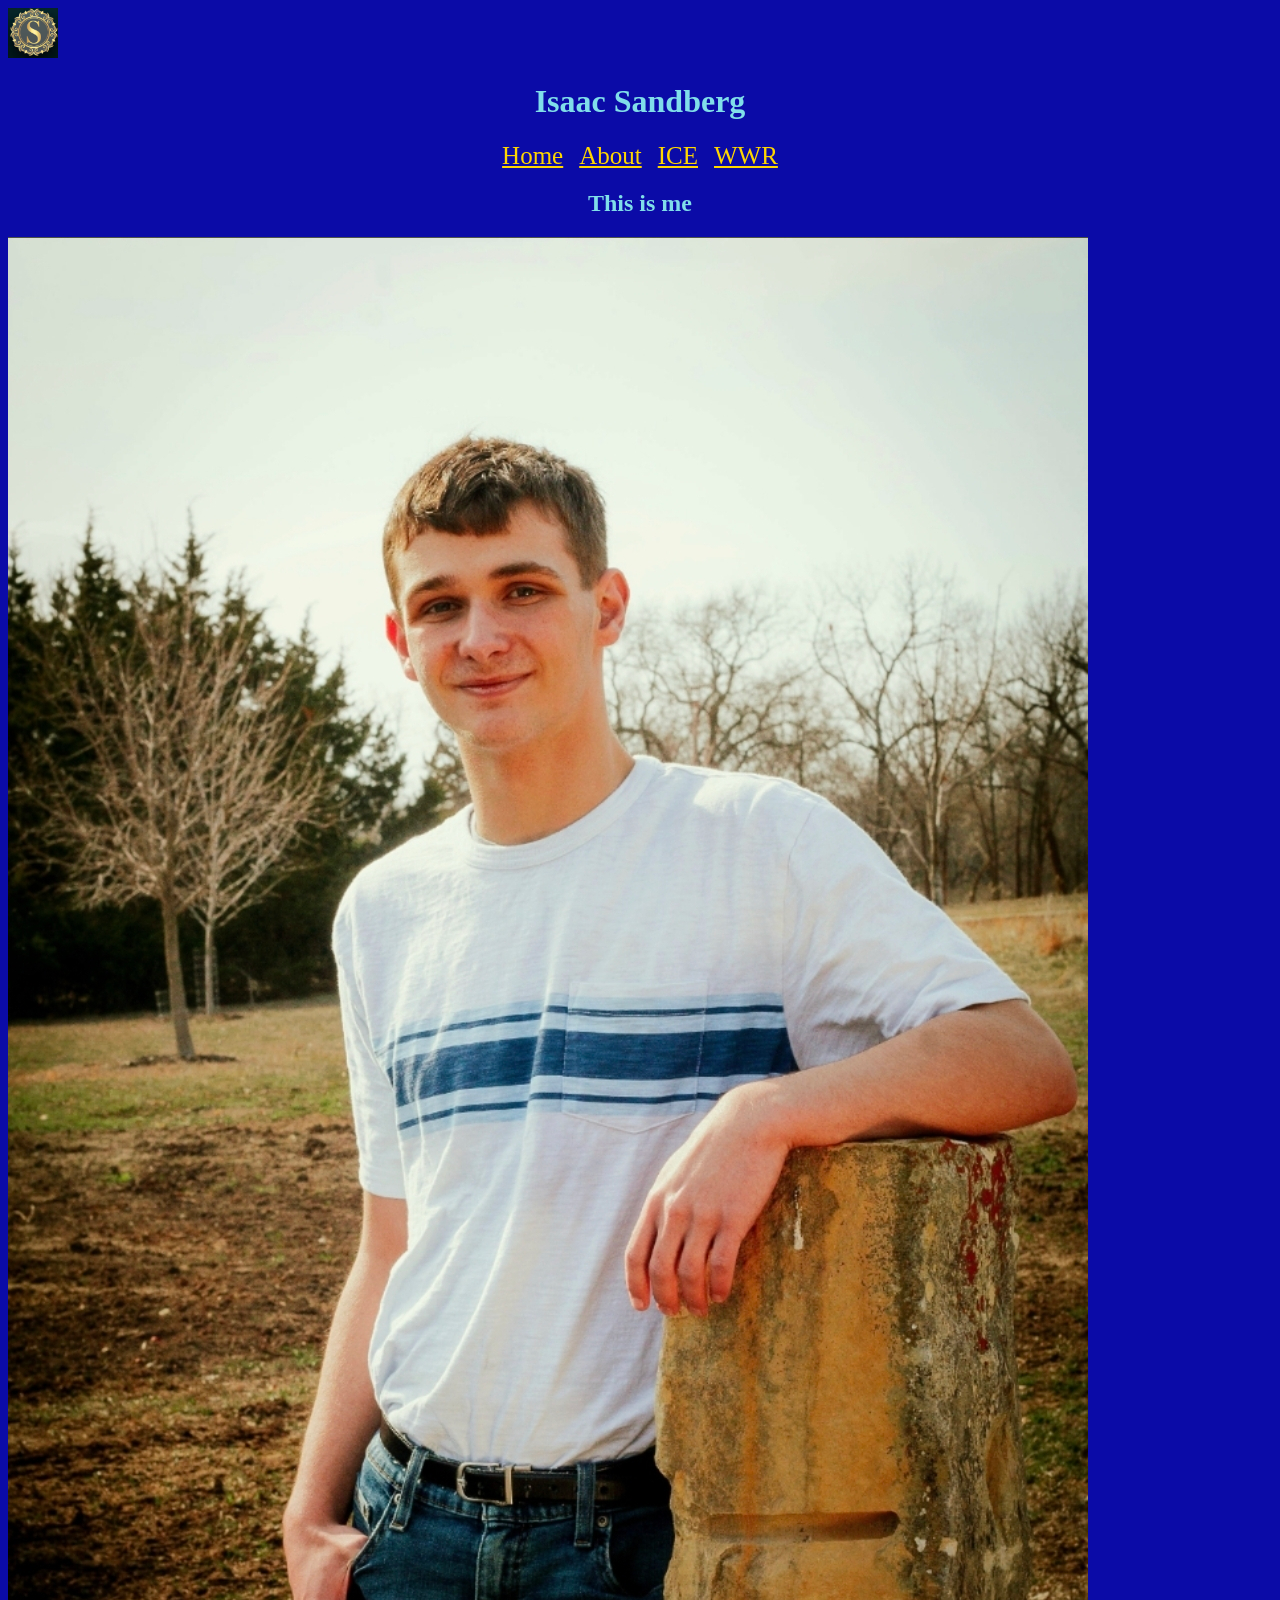
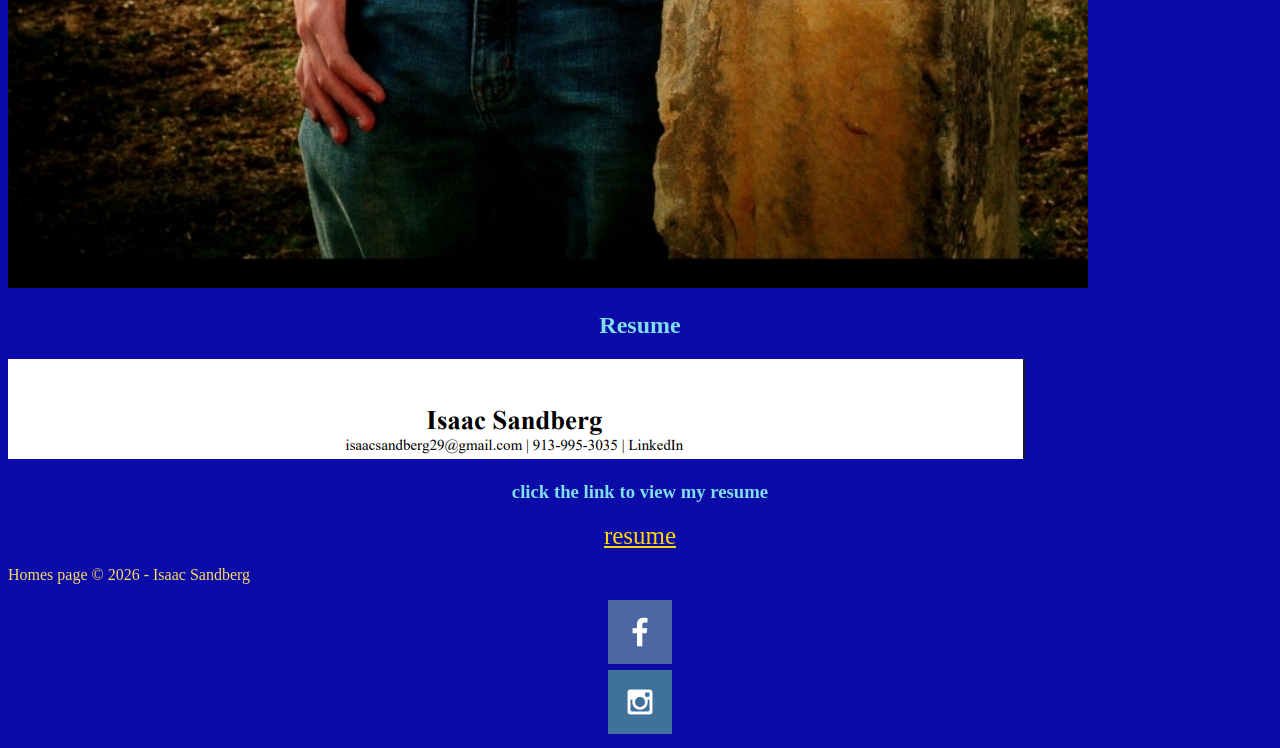
<file: index.html>
<!DOCTYPE html>
<html lang="en">
<head>
    <meta charset="UTF-8">
    <meta name="viewport" content="width=device-width, initial-scale=1.0">
    <link rel="stylesheet" href="index.css">
    <title>Isaac Sandberg</title>
</head>

<body>

    <header>
        <img src="images/logo.png" width="50" alt="Isaac Sandberg logo">
        <h1>Isaac Sandberg</h1>

        <nav>
            <ul>
                <li><a href="index.html">Home</a></li>
                <li><a href="about.html">About</a></li>
                <li><a href="ice/ice_home.html">ICE</a></li>
                <li><a href="wwr/index.html">WWR</a></li>
            </ul>
        </nav>
    </header>

    <main>

        <section class="header">
            <div class="header__content">
                <h1 class="title">This is me</h1>
            </div>
        </section>
        <img src="images\isaacsandberg.jpg" alt="isaac sandberg">

        <h2>Resume</h2>
        <img src="images\resume.png" alt="resume">
        <h3> click the link to view my resume</h3>
        <a href="images\Isaac Sandberg Resume (2).pdf"> resume</a>


    </main>

    <footer>
        <p>Homes page &copy; 2026 - Isaac Sandberg</p>

        <div class="social">
            <a href="https://facebook.com">
                <img src="images/facebook.png" alt="Facebook icon">
            </a>

            <a href="https://instagram.com">
                <img src="images/instagram.png" alt="Instagram icon">
            </a>
        </div>
    </footer>

</body>
</html>
</file>
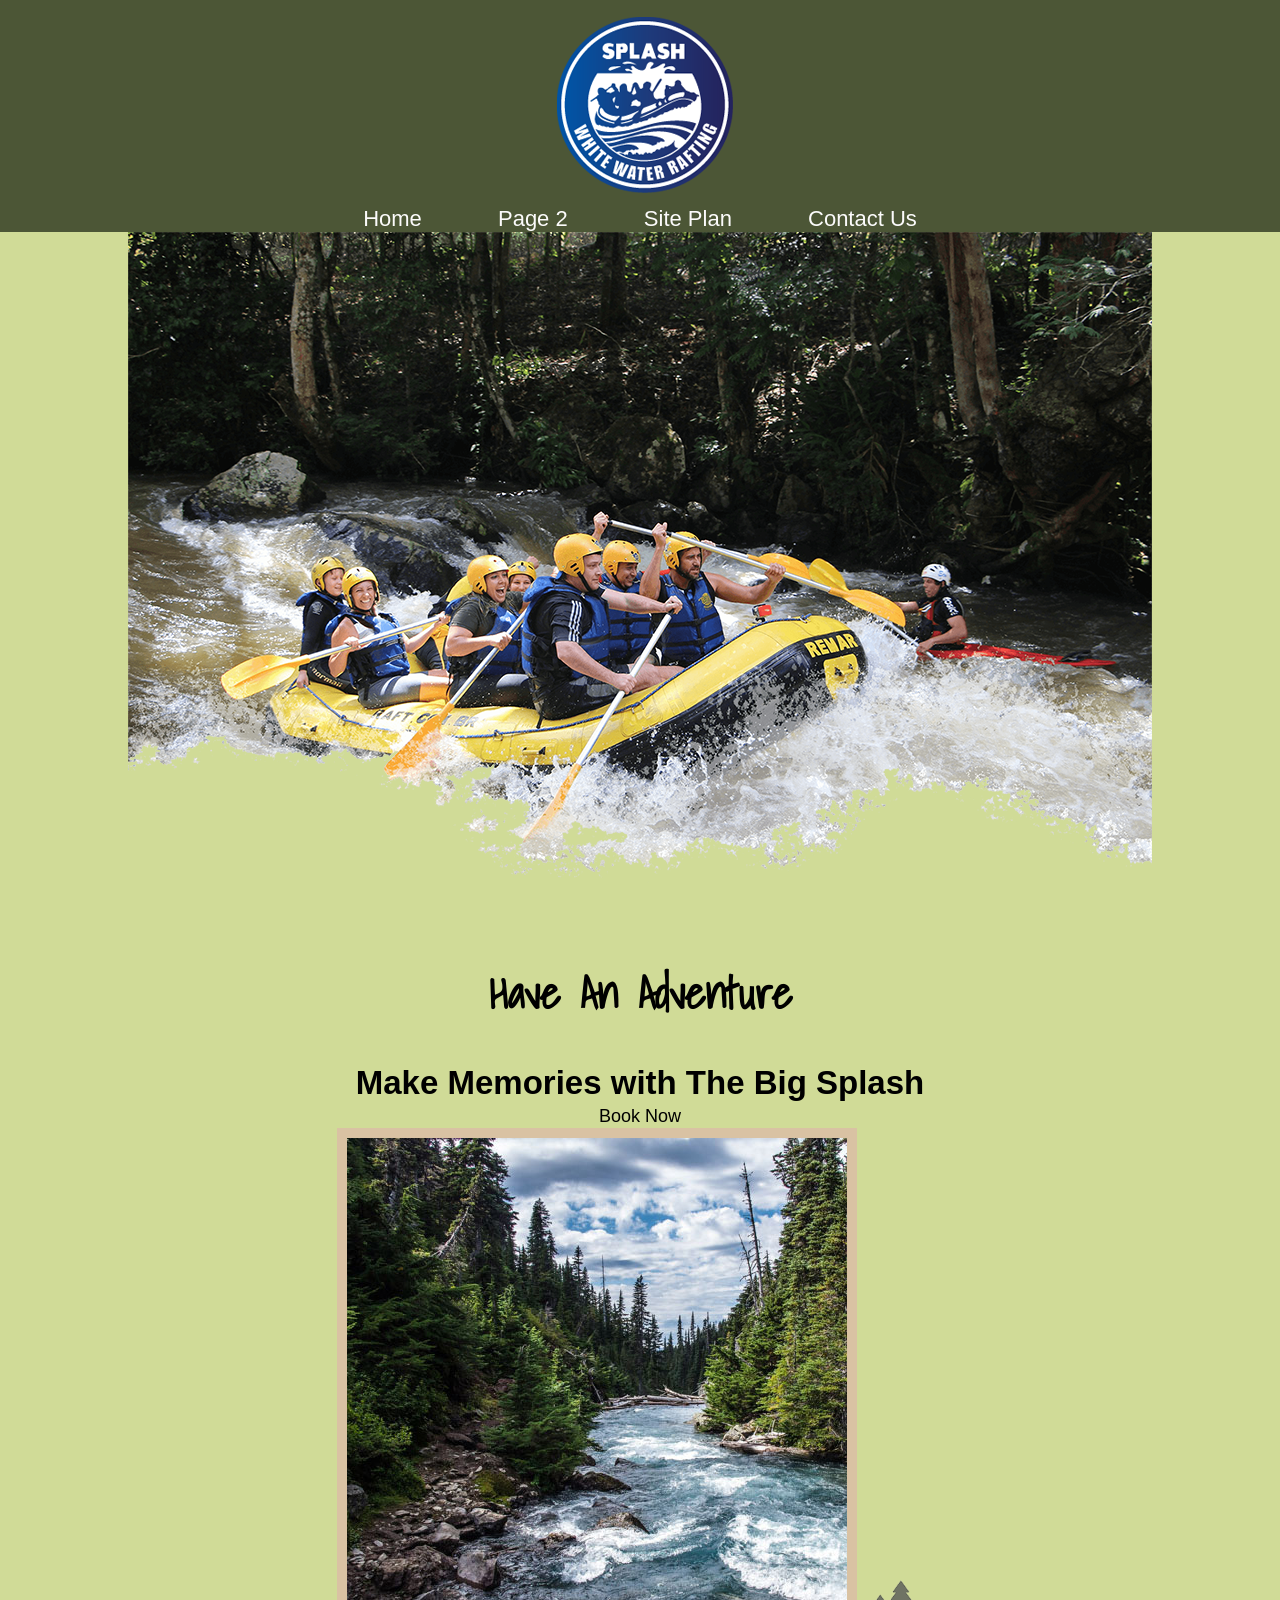
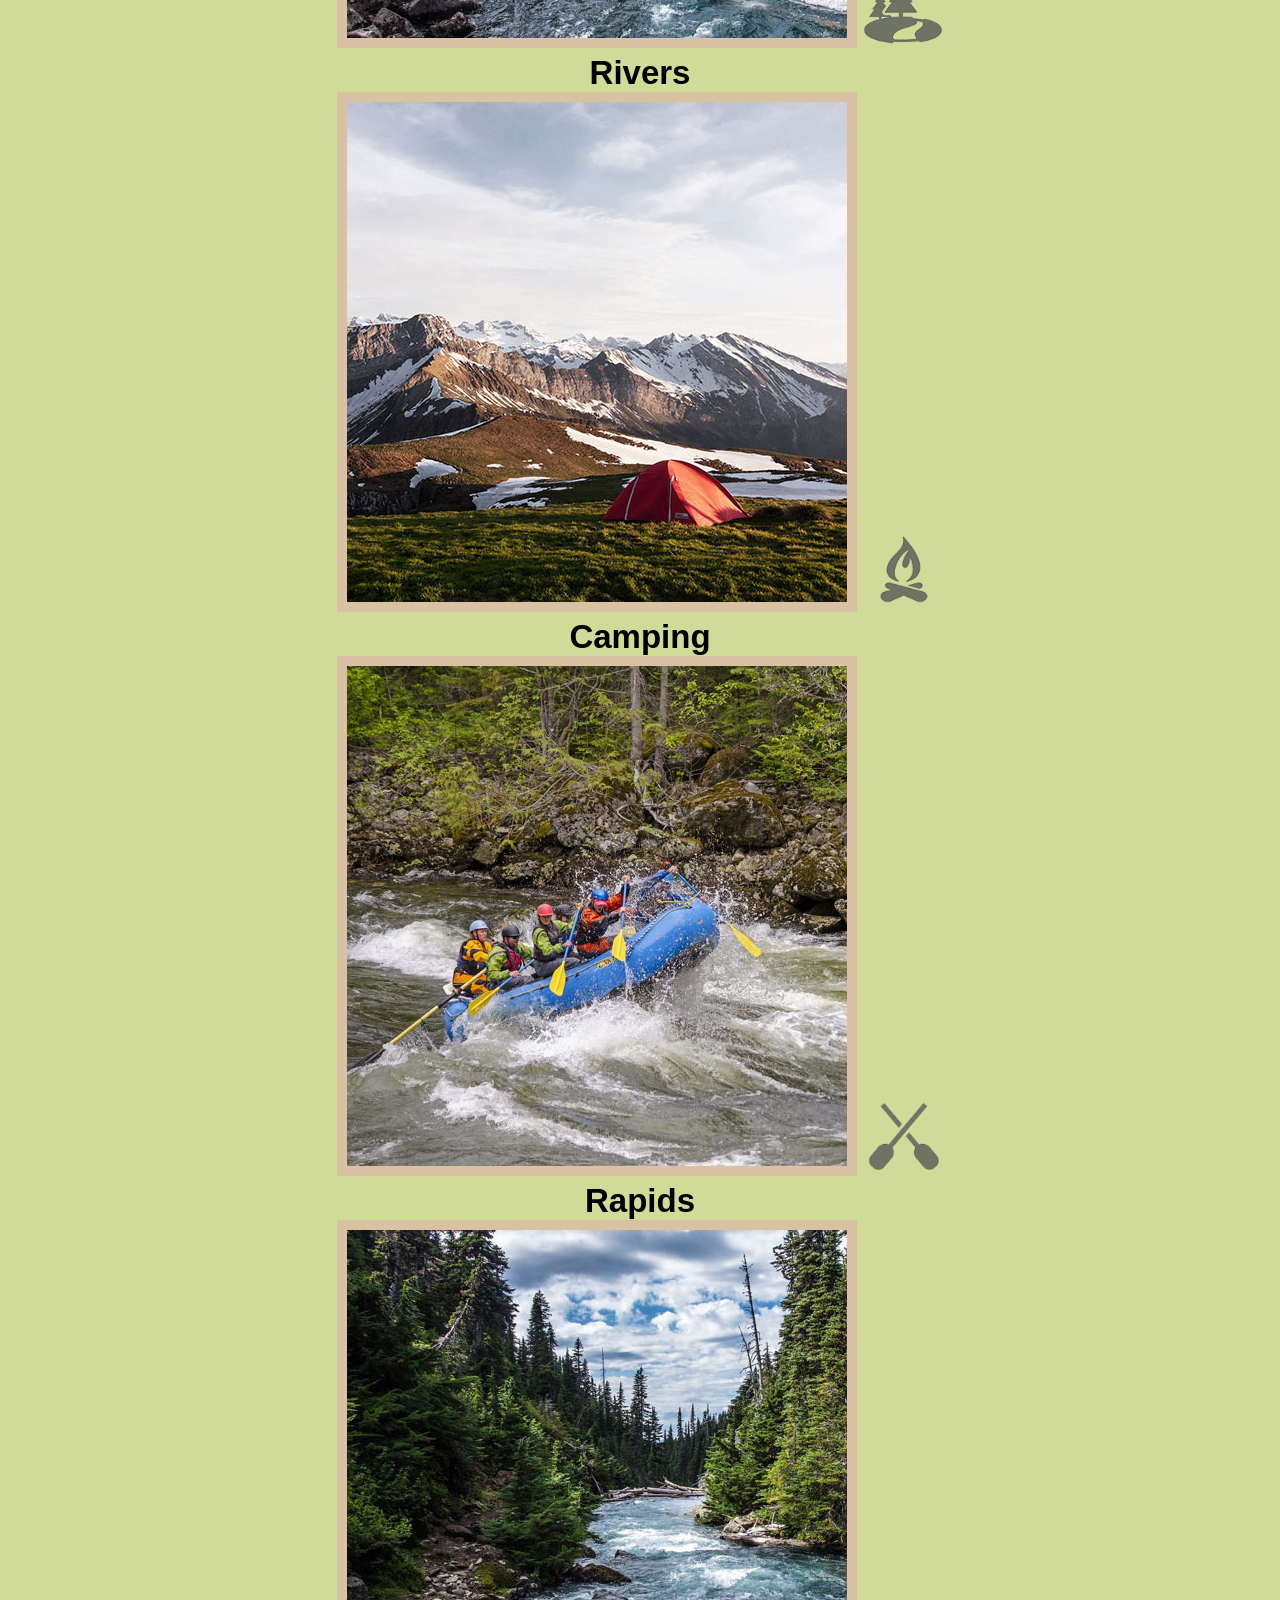
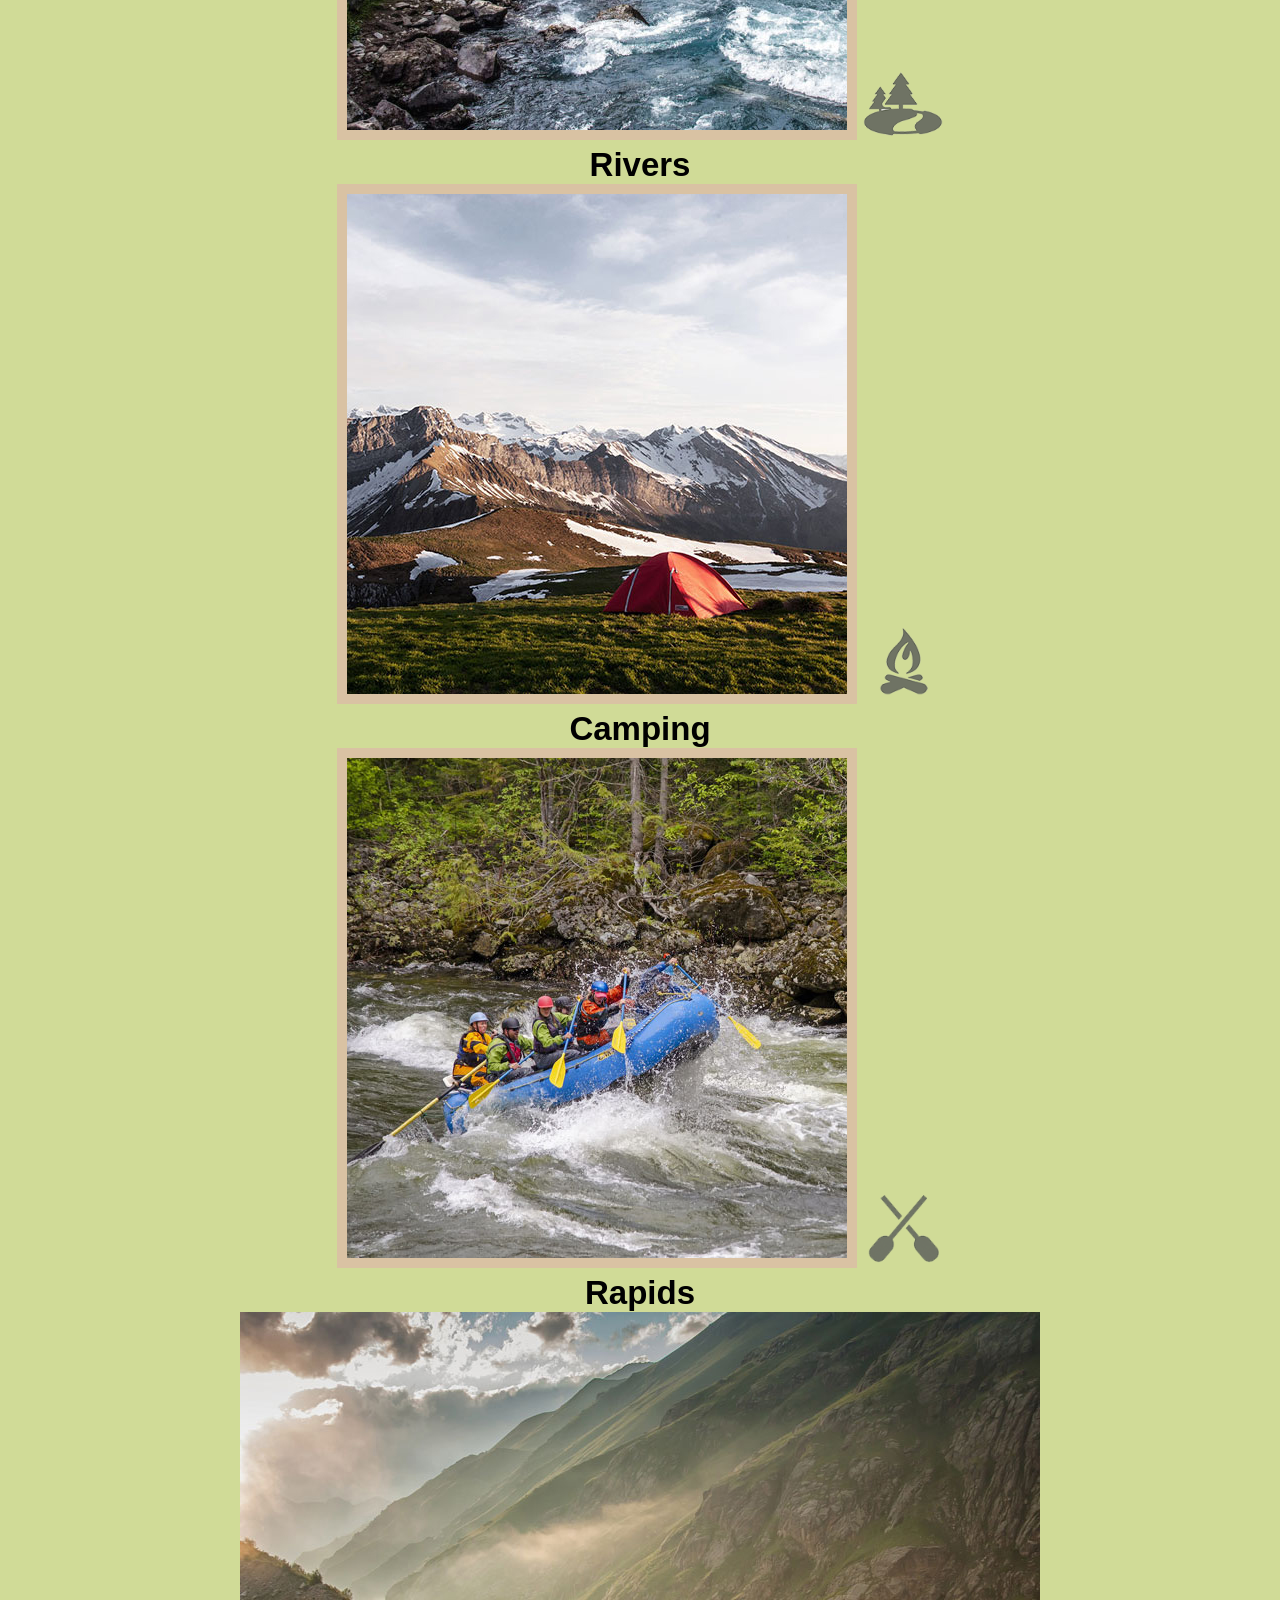
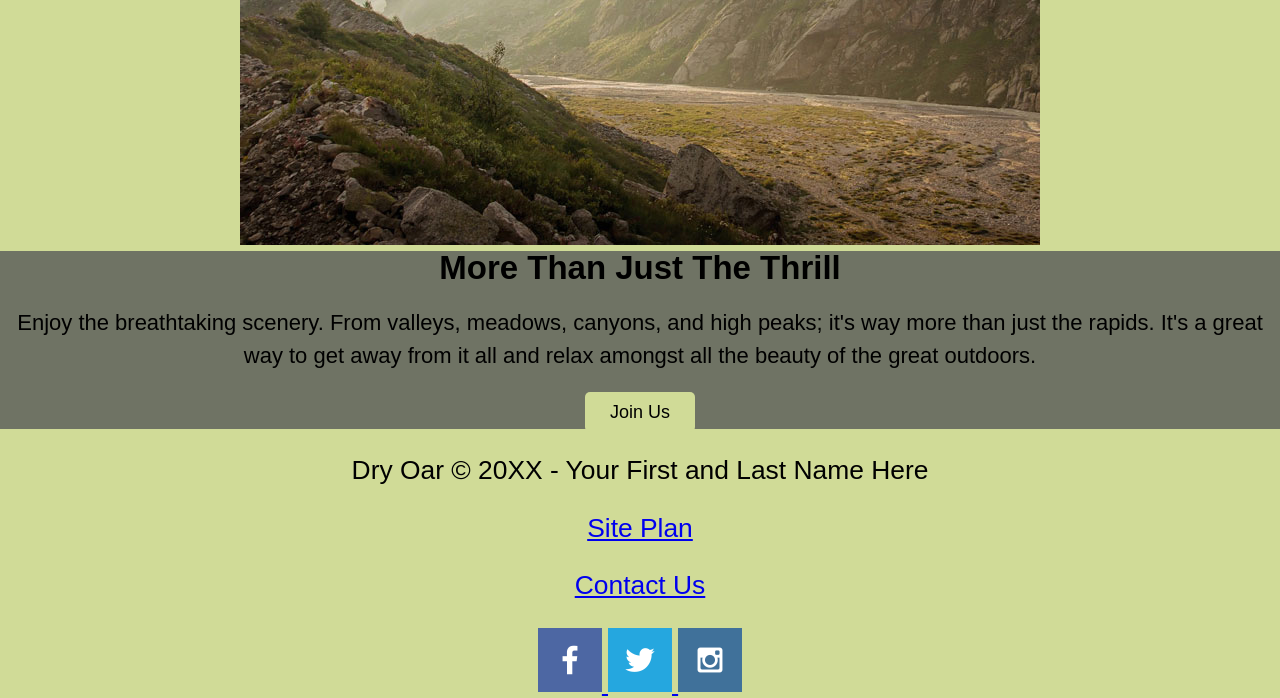
<file: wwr/index.html>
<!DOCTYPE html>
<html lang="en">
    <head>
        <meta charset="UTF-8">
        <meta name="viewport" content="width=device-width, initial-scale=1.0">
        <title>The Big Splash </title>
        <link rel="stylesheet" href="styles/style.css">
    </head>
        <body>
            <div id="content">        
                        <header>
                            <a id="logo_link" href="index.html">
                                <img class="logo" src="images/splash.png" alt="Dry Oar Logo">
                            </a>
                            <nav>
                                <a href="index.html">Home</a>
                                <a href="#">Page 2</a>
                                <a href="site-plan-rafting.html">Site Plan</a>
                                <a href="contactus.html">Contact Us</a>
                            </nav>
                        </header>
                    <div id="hero">
                        <div id="hero-box">
                            <img id="hero-img" src="images/hero.png" alt="People enjoying white water rafting">
                        </div>
                            <section id="hero-msg">
                                <h1 class="home-title">Have An Adventure</h1>
                                <h2>Make Memories with The Big Splash </h2>
                                <div class='button-box'>
                                    <a class='book' href="contactus.html">Book Now</a>
                                </div>
                            </section>
                            <main class="home-grid">
                                <section class="rivers-card">
                                    <img class="card-img" src="images/rivers.jpg" alt="river in forest">
                                    <img class="icon" src="images/river_icon.png" alt="river icon">
                                    <h2>Rivers</h2>
                                </section>
                                <section class="camping-card">
                                    <img class="card-img" src="images/camping.jpg" alt="tent in mountains">
                                    <img class="icon" src="images/fire_icon.png" alt="fire icon">
                                    <h2>Camping</h2>
                                </section>
                                <section class="rapids-card">
                                    <img class="card-img" src="images/rapids.jpg" alt="rafting boat">
                                    <img class="icon" src="images/oars.png" alt="oars icon">
                                    <h2>Rapids</h2>
                                </section>
                            

                                        <section class="rivers-card">
                                            <img class="card-img" src="images/rivers.jpg" alt="river in forest">
                                            <img class="icon" src="images/river_icon.png" alt="river icon">
                                            <h2>Rivers</h2>
                                        </section>
                                        <section class="camping-card">
                                            <img class="card-img" src="images/camping.jpg" alt="tent in mountains">
                                            <img class="icon" src="images/fire_icon.png" alt="fire icon">
                                            <h2>Camping</h2>
                                        </section>
                                        <section class="rapids-card">
                                            <img class="card-img" src="images/rapids.jpg" alt="rafting boat">
                                            <img class="icon" src="images/oars.png" alt="oars icon">
                                            <h2>Rapids</h2>
                                        </section>
                                        <img class="mountains" src="images/mountains.jpg" alt="Misty mountains">
                                        <section class="msg">
                                            <h2>More Than Just The Thrill</h2>
                                            <p>Enjoy the breathtaking scenery. From valleys, meadows, canyons, and high peaks; it's way more than just the rapids. It's a great way to get away from it all and relax amongst all the beauty of the great outdoors. </p>
                                            <a class='join' href="rivers.html">Join Us</a>
                                        </section> 
                            </main>
                        <footer>
                                <p>Dry Oar &copy; 20XX - Your First and Last Name Here</p>
                                <p><a href="site-plan-rafting.html">Site Plan</a></p>
                                <p><a href="contactus.html">Contact Us</a></p>
                                <div class="social">
                                    <a href="https://facebook.com">
                                        <img src="images/facebook.png" alt="fb icon">
                                    </a>
                                    <a href="https://twitter.com">
                                        <img src="images/twitter.png" alt="twitter icon">
                                    </a>
                                    <a href="https://instagram.com">
                                        <img src="images/instagram.png" alt="instagram icon">
                                    </a>
                                </div>
                        </footer>
                        
                    </div>
            </div>
        </body>
</html>
</file>
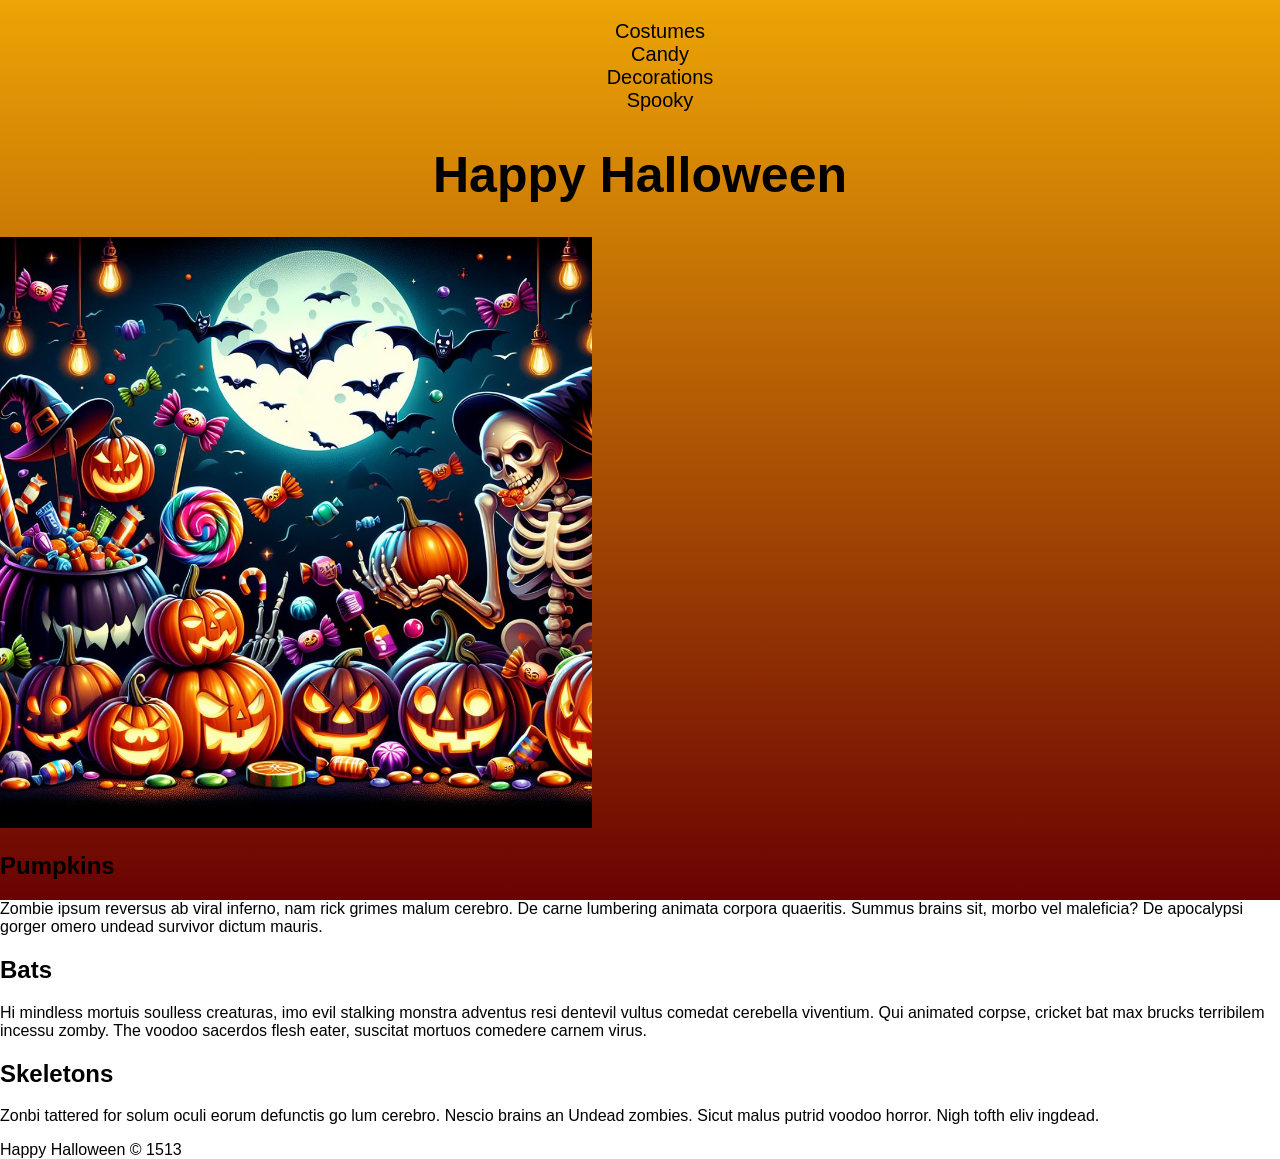
<file: ice/halloween/index.html>
<!-- For this activity you are not allowed to change
 the HTML code, only the CSS -->

<!DOCTYPE html>
<html lang="en">

<head>
    <meta charset="UTF-8">
    <meta name="viewport" content="width=device-width, initial-scale=1.0">
    <title>Document</title>
    <link rel="stylesheet" href="styles/styles.css">
</head>

<body>
    <div id="wrapper">
        <header>
            <nav>
                <ul>
                    <li>Costumes</li>
                    <li>Candy</li>
                    <li>Decorations</li>
                    <li>Spooky</li>
                </ul>
            </nav>
        </header>
        <main>
            <h1>Happy Halloween</h1>
            <img src="images/halloween.png">
            <section>
                <h2>Pumpkins</h2>
                <p>Zombie ipsum reversus ab viral inferno, nam rick grimes
                    malum cerebro. De carne lumbering animata corpora quaeritis.
                    Summus brains sit​​, morbo vel maleficia? De apocalypsi gorger
                    omero undead survivor dictum mauris. </p>
            </section>
            <section>
                <h2>Bats</h2>
                <p>Hi mindless mortuis soulless
                    creaturas, imo evil stalking monstra adventus resi dentevil vultus
                    comedat cerebella viventium. Qui animated corpse, cricket bat max
                    brucks terribilem incessu zomby. The voodoo sacerdos flesh eater,
                    suscitat mortuos comedere carnem virus.</p>
            </section>
            <section>
                <h2>Skeletons</h2>
                <p>Zonbi tattered for solum oculi
                    eorum defunctis go lum cerebro. Nescio brains an Undead zombies. Sicut
                    malus putrid voodoo horror. Nigh tofth eliv ingdead.</p>
            </section>
        </main>
        <footer>
            Happy Halloween &copy; 1513
        </footer>
    </div>
</body>

</html>
</file>
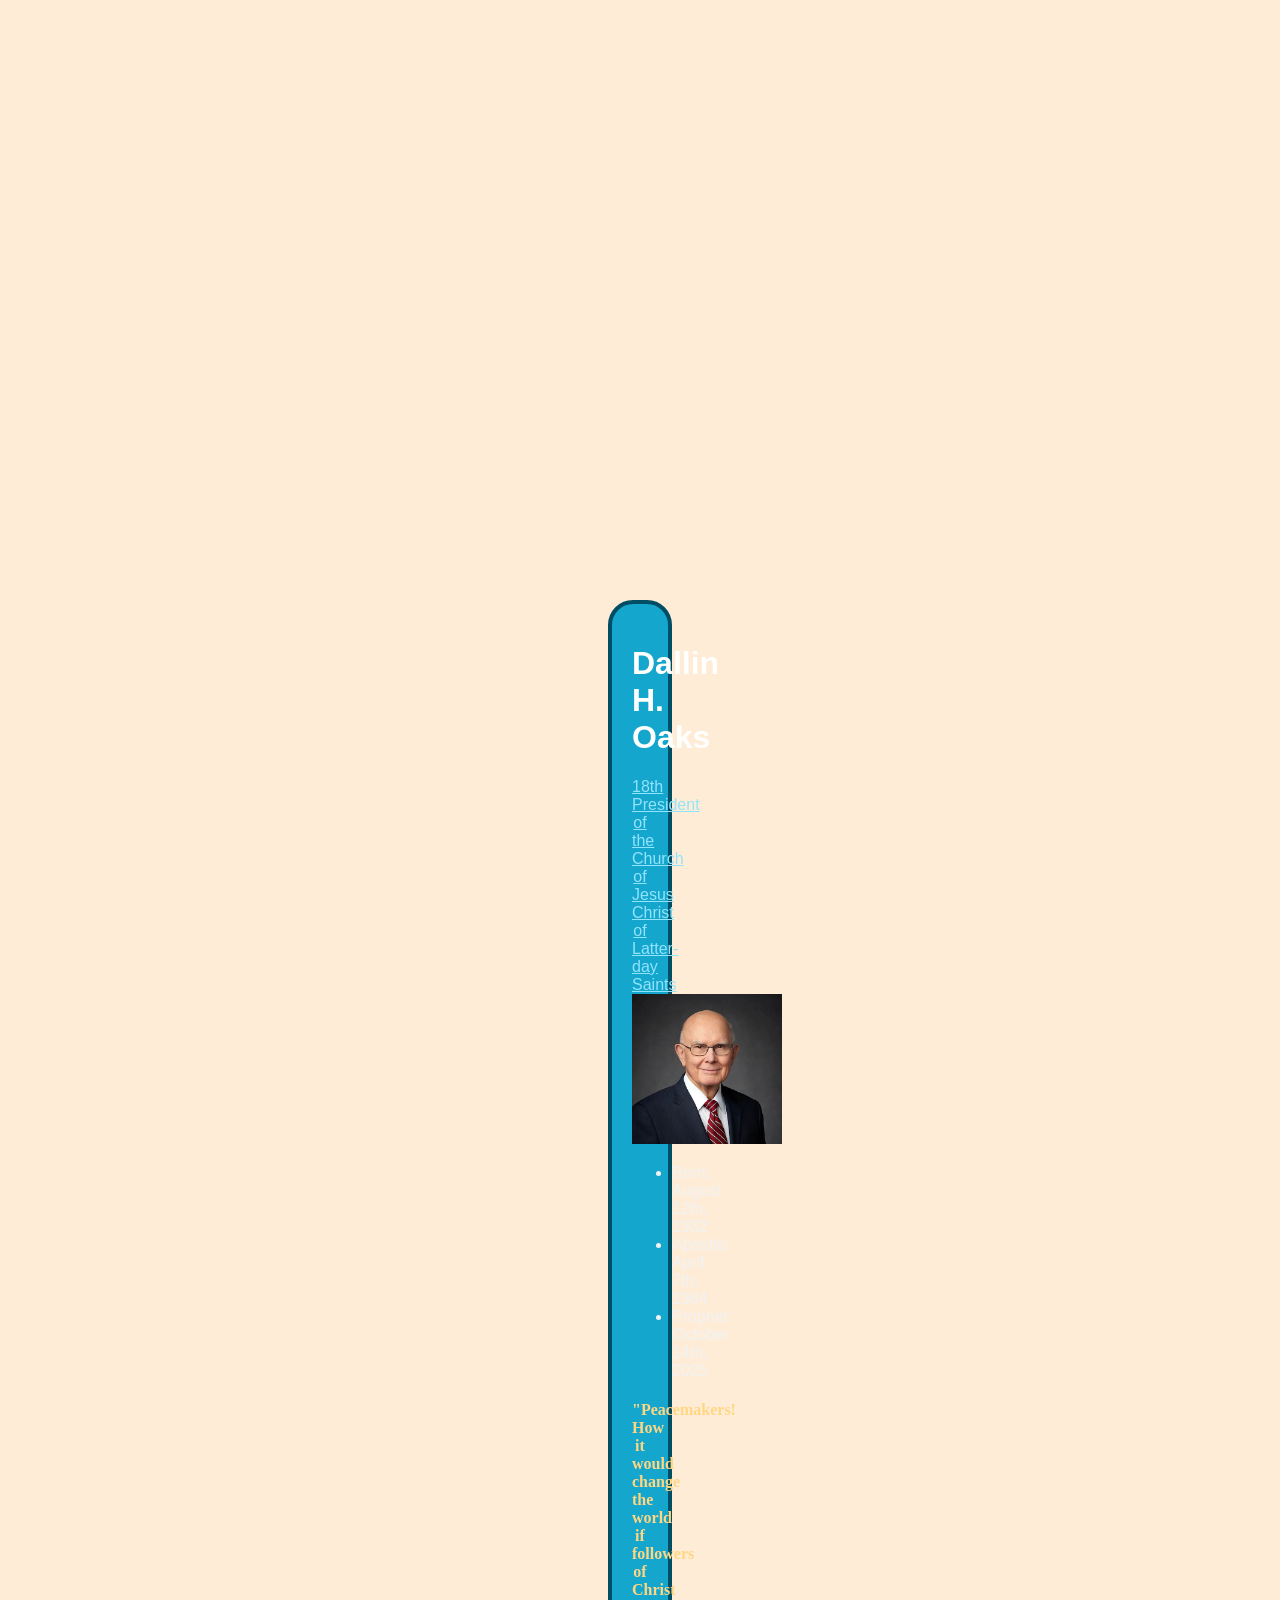
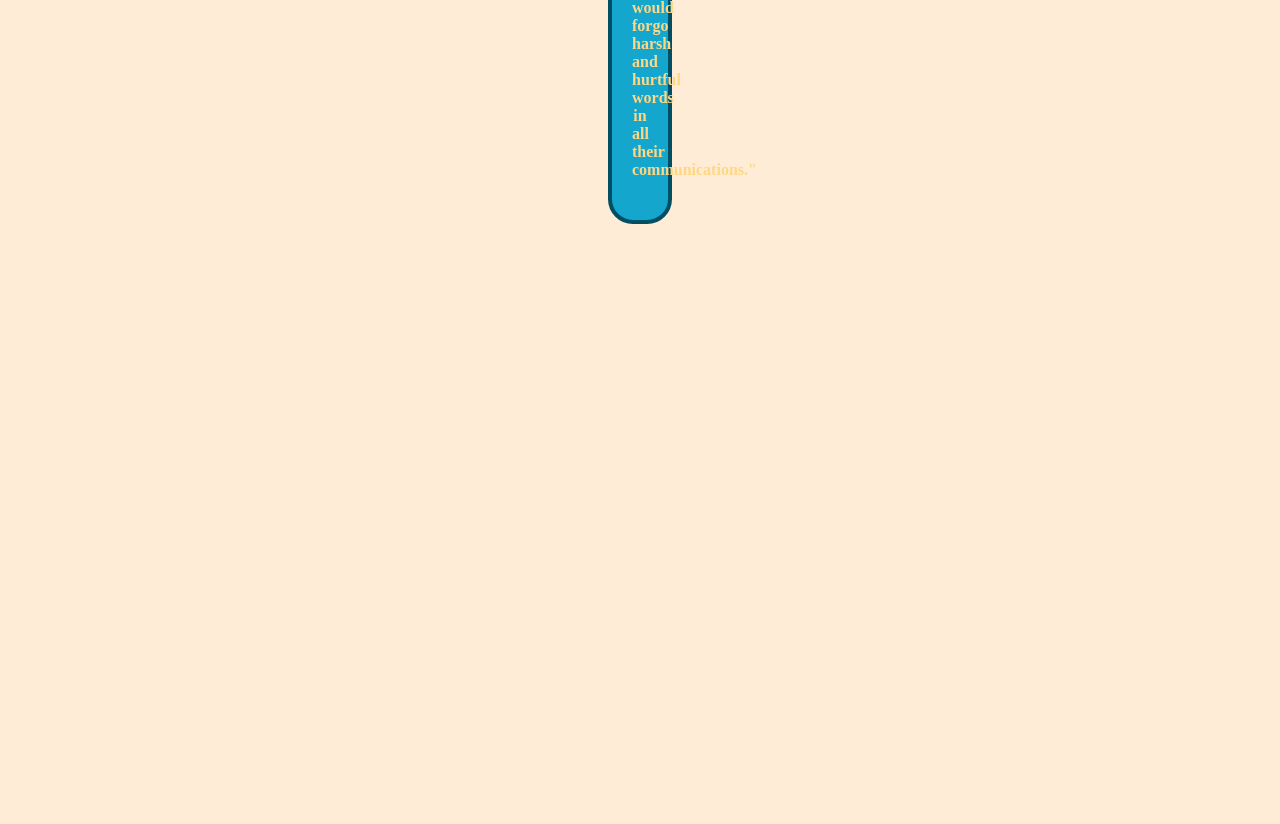
<file: ice/oaks.html>
<!DOCTYPE html>
<html lang="en">
<head>
    <meta charset="UTF-8">
    <meta name="viewport" content="width=device-width, initial-scale=1.0">
    <title>Dallin H. Oaks</title>
    <link rel="stylesheet" href="oaks.css">
</head>
<body>
    <main>
        <h1>Dallin H. Oaks</h1>
        
<a href="https://www.churchofjesuschrist.org/?lang=eng" target="_blank"> 18th President of the Church of Jesus Christ of Latter-day Saints</a>

        <img src="prophet_cards/oaks_prophet_card.jpg" alt="Dallin H. Oaks" width="150">
        <ul>
            <li>Born: August 12th, 1932</li>
            <li>Apostle: April 7th, 1984</li>
            <li>Prophet: October 14th, 2025</li>
        </ul>
        <h4>"Peacemakers! How it would change the world if <br>followers of Christ would forgo harsh and<br> hurtful words in all their communications."</h4>
    </main>
</body>
</html>
</file>
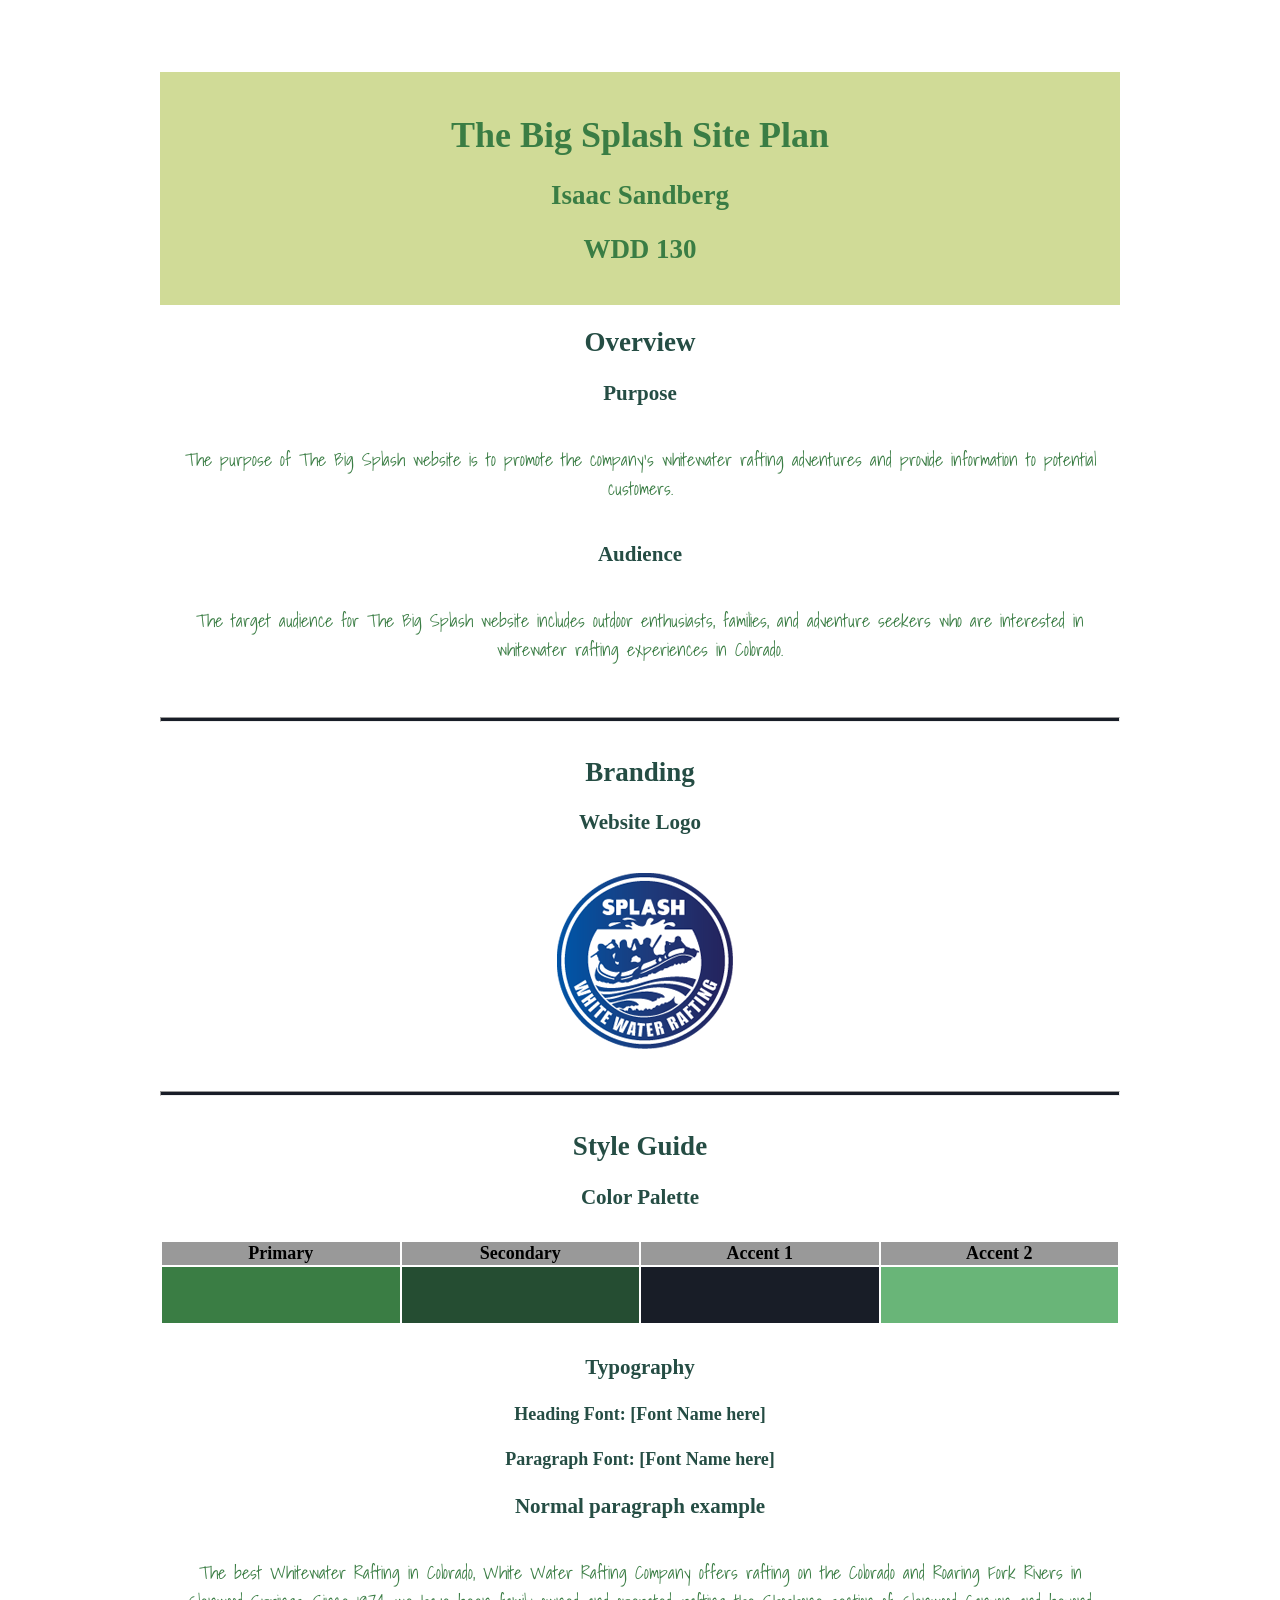
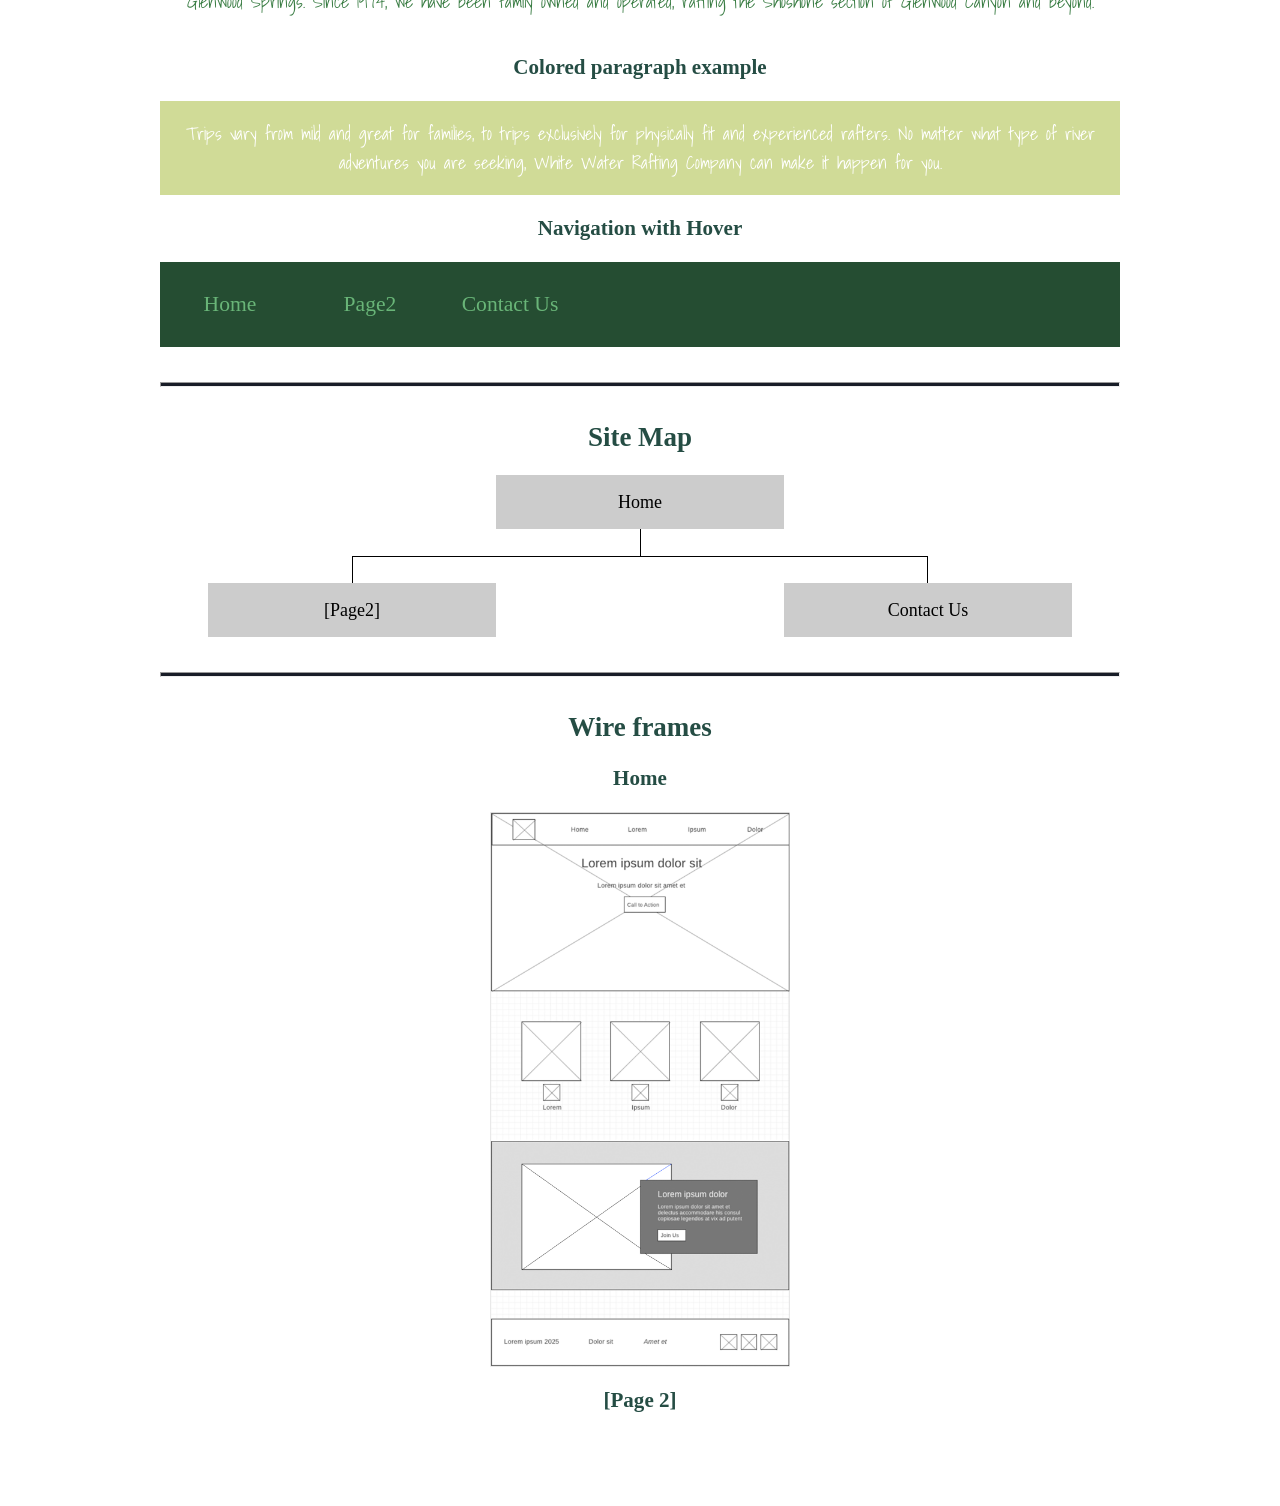
<file: wwr/site-plan-rafting.html>
<!DOCTYPE html>
<html lang="en-us">

<head>
  <meta charset="utf-8">
  <title>Site Plan</title>
  <link type="text/css" rel="stylesheet" href="styles/site-plan-refting.css">
  
</head>

<body>
  <header>
    <h1>The Big Splash Site Plan</h1>
    <h2>Isaac Sandberg</h2>
    <h2>WDD 130</h2>
    <!-- In the header above, add the name of your site, your name and class number. For example if you are in section 3 you would put WDD 130-03 -->
  </header>
  <main>
    
    <h2>Overview</h2>
    <h3>Purpose</h3>
    <p>The purpose of The Big Splash website is to promote the company's 
        whitewater rafting adventures and provide information to potential customers.</p>
    <!-- change this -->

    <h3>Audience</h3>
    <p>The target audience for The Big Splash website includes outdoor enthusiasts, 
        families, and adventure seekers who are interested in whitewater rafting experiences in Colorado.</p>
    <!-- change this -->

    <hr>
    <h2>Branding</h2>
    <h3>Website Logo</h3>
    <!-- Replace this with some sort of logo for your site.  A logo can be as simple as the name of your site in a nice font :) -->
    <img src="images/splash.png" alt="The Big Splash Logo">
    <hr>
    <h2>Style Guide</h2>

    
    <h3>Color Palette</h3>
    <!--  The colors you choose for a website are one of the most important decisions you will make. You should have at least 2 colors but do not have to fill in all 4 if you do not need them.  -->
    
    <table class="colors">
      <tr>
        <th>Primary</th>
        <th>Secondary</th>
        <th>Accent 1</th>
        <th>Accent 2</th>
      </tr>
      
      <tr>
        <td class="primary"></td>
        <td class="secondary"></td>
        <td class="accent1"></td>
        <td class="accent2"></td>
      </tr>
    </table>

    
    <h3>Typography</h3>
    <!-- Choose a font for your paragraphs (body copy) and headlines. What font(s) have you chosen? Think also about which of your colors above you might use for background and font colors. -->

    <h4>
      Heading Font: [Font Name here]
      <!-- change this -->
    </h4>
    <h4>
      Paragraph Font: [Font Name here]
      <!-- change this -->
    </h4>
    <h3>Normal paragraph example</h3>
    <p>
      The best Whitewater Rafting in Colorado, White Water Rafting Company
      offers rafting on the Colorado and Roaring Fork Rivers in Glenwood
      Springs. Since 1974, we have been family owned and operated, rafting the
      Shoshone section of Glenwood Canyon and beyond.
    </p>
    <h3>Colored paragraph example</h3>
    <p class="colored">
      Trips vary from mild and great for families, to trips exclusively for
      physically fit and experienced rafters. No matter what type of river
      adventures you are seeking, White Water Rafting Company can make it
      happen for you.
    </p>

    
    <h3>Navigation with Hover</h3>
    <nav>
      <a href="#">Home</a>
      <a href="#">Page2</a>
      <a href="#">Contact Us</a>
    </nav>
    <hr>
    <h2>Site Map</h2>
    <div class="sitemap">
      <div class="sm-home">Home</div>
      <div class="sm-page2">
        [Page2]
        <!-- this page will have a name later -->
      </div>
      <div class="sm-page3">Contact Us</div>

      <div class="top">&nbsp;</div>
      <div class="left">&nbsp;</div>
      <div class="right">&nbsp;</div>
    </div>
    <hr>
    <h2>Wire frames</h2>
    <!-- Create an additional wireframe for your site. List it here below the Home page wireframe. -->
    <h3>Home</h3>
    <img src="images/wireframe_home.png" alt="home page wireframe">
    <h3>[Page 2]</h3>

    <!-- <img src="#" alt="page 2 wireframe"> -->
  </main>
</body>

</html>
</file>
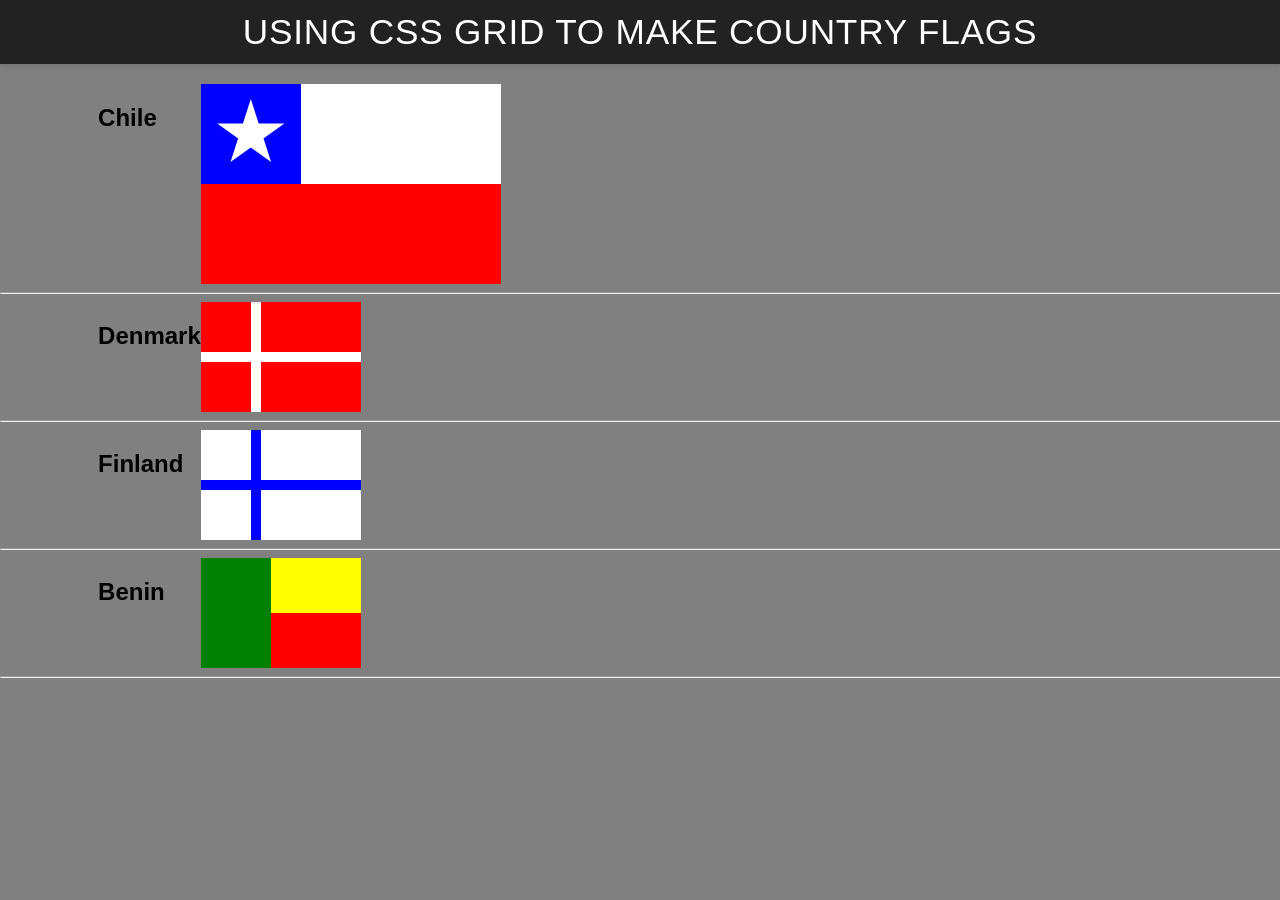
<file: ice/grid_flags/flags.html>
<!DOCTYPE html>
<html lang="en">

<head>
    <meta charset="UTF-8">
    <meta name="viewport" content="width=device-width, initial-scale=1.0">
    <title>Flag</title>
    <style>
        body {
            margin: 0;
            font-family: 'Helvetica Neue', sans-serif;
            background-color: gray;
        }

        header {
            background-color: #222;
            color: #fff;
            padding: 0.75rem 1.5rem;
            display: flex;
            align-items: center;
            justify-content: center;
            font-size: 1.1rem;
            letter-spacing: 0.05rem;
            text-transform: uppercase;
            box-shadow: 0 2px 4px rgba(0, 0, 0, 0.1);
        }

        header h1 {
            margin: 0;
            font-weight: 400;
        }
        main {
            display: grid;
            grid-template-columns: .1fr .1fr 1fr .1fr;
            margin-top: 20px;
        }
        hr {
            width: 100%;
            grid-column: 1 / 5;
        }
        h2 {
            grid-column: 2/3;
        }

        #blue {
            background: blue;
            grid-column: 1 / 2;
            display: grid;
            align-items: center;
            justify-items: center;
        }

        #white {
            background: white;
            grid-column: 2 / 4;
        }

        #red {
            background: red;
            grid-column: 1 / 4;
        }

        #chile {
            display: grid;
            grid-template-columns: 1fr 1fr 1fr;
            grid-template-rows: 1fr 1fr;
            height: 200px;
            width: 300px;
        }

        .star {
            width: 70px;
            aspect-ratio: 1;
            background: white;
            clip-path: polygon(50% 0, 79% 90%, 2% 35%, 98% 35%, 21% 90%);
        }
        #dred1 {
            background: red;
            grid-column: 1 / 2;
            grid-row: 1/2;
            display: grid;
        }

        #dred2 {
            background: red;
            grid-column: 3 / 4;
            grid-row: 1/2;
        }

        #dred3 {
            background: red;
            grid-column: 1/2;
            grid-row:3/4;
        }
        #dred4{
            background: red;
            grid-column: 3/4;
            grid-row: 3/4;
        }

        #denmark {
            display: grid;
            grid-template-columns: 50px 10px 100px;
            grid-template-rows: 50px 10px 50px;
            background-color: white;
            height: 110px;
            width: 160px;
        }
        #fwhite1 {
            background: white;
            grid-column: 1 / 2;
            grid-row: 1/2;
            display: grid;
        }

        #fwhite2 {
            background: white;
            grid-column: 3 / 4;
            grid-row: 1/2;
        }

        #fwhite3 {
            background: white;
            grid-column: 1/2;
            grid-row:3/4;
        }
        #fwhite4{
            background: white;
            grid-column: 3/4;
            grid-row: 3/4;
        }

        #finland {
            display: grid;
            grid-template-columns: 50px 10px 100px;
            grid-template-rows: 50px 10px 50px;
            background-color: blue;
            height: 110px;
            width: 160px;
        }
         #bgreen {
            background: green;
            grid-column: 1/2;
            grid-row: 1/3;
        }

        #byellow{
            background: yellow;
            grid-column: 2;
            grid-row:2/1;
        }
        #bred{
            background: red;
        }

        #benin {
            display: grid;
            grid-template-columns: 70px 1fr;
            grid-template-rows: 1fr 1fr;
            height: 110px;
            width: 160px;
        }
    </style>
</head>

<body>
    <header>
        <h1>Using CSS Grid to make Country Flags</h1>
    </header>
    <main>
        <h2>Chile</h2>
        <div id="chile">
            <div id="blue">
                <div class="star"></div>
            </div>
            <div id="white"></div>
            <div id="red"></div>
        </div>
        <hr>

        <h2>Denmark</h2>
        <div id="denmark">
            <div id="dred1"></div>
            <div id="dred2"></div>
            <div id="dred3"></div>
            <div id="dred4"></div>
        </div>
        <hr>

        <h2>Finland</h2>
        <div id="finland">
            <div id="fwhite1"></div>
            <div id="fwhite2"></div>
            <div id="fwhite3"></div>
            <div id="fwhite4"></div>
        </div>
        <hr>

        <h2>Benin</h2>
        <div id="benin">
            <div id="bgreen"></div>
            <div id="byellow"></div>
            <div id="bred"></div>
        </div>
        <hr>
    </main>
</body>

</html>
</file>
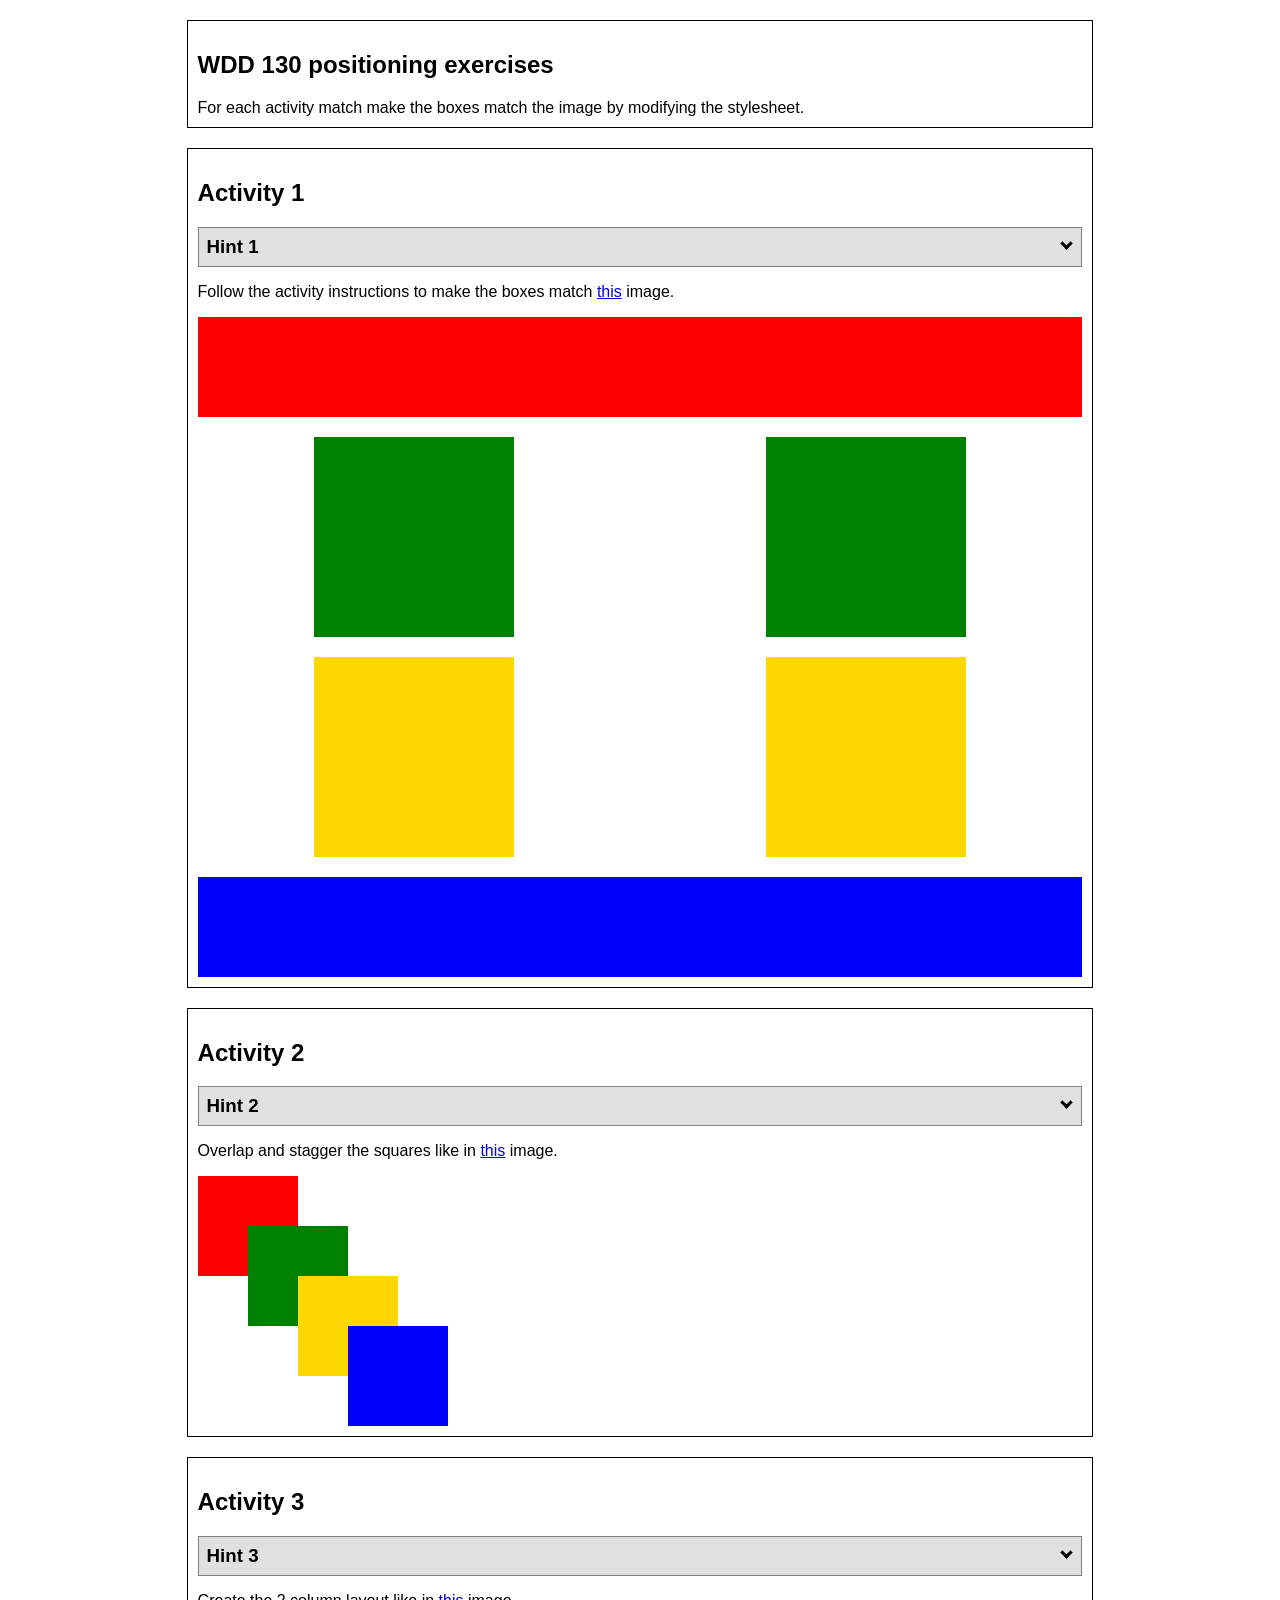
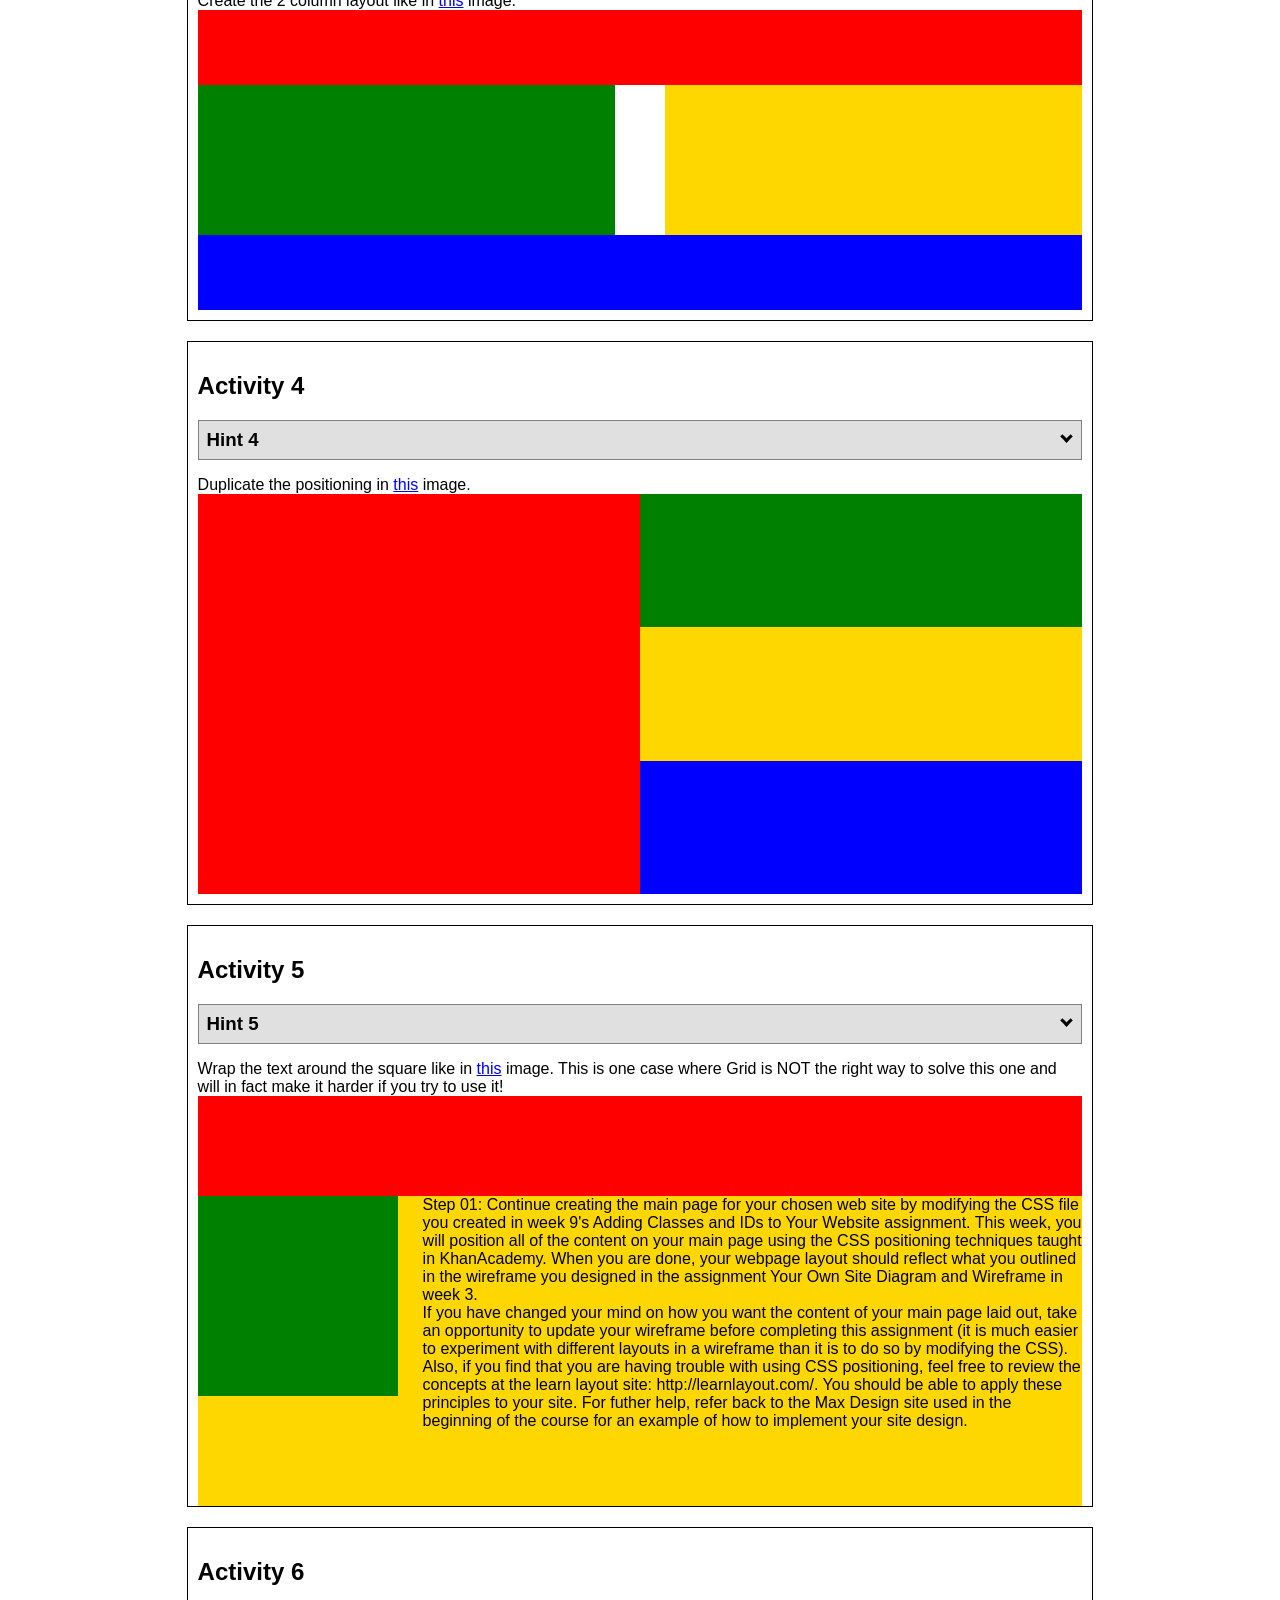
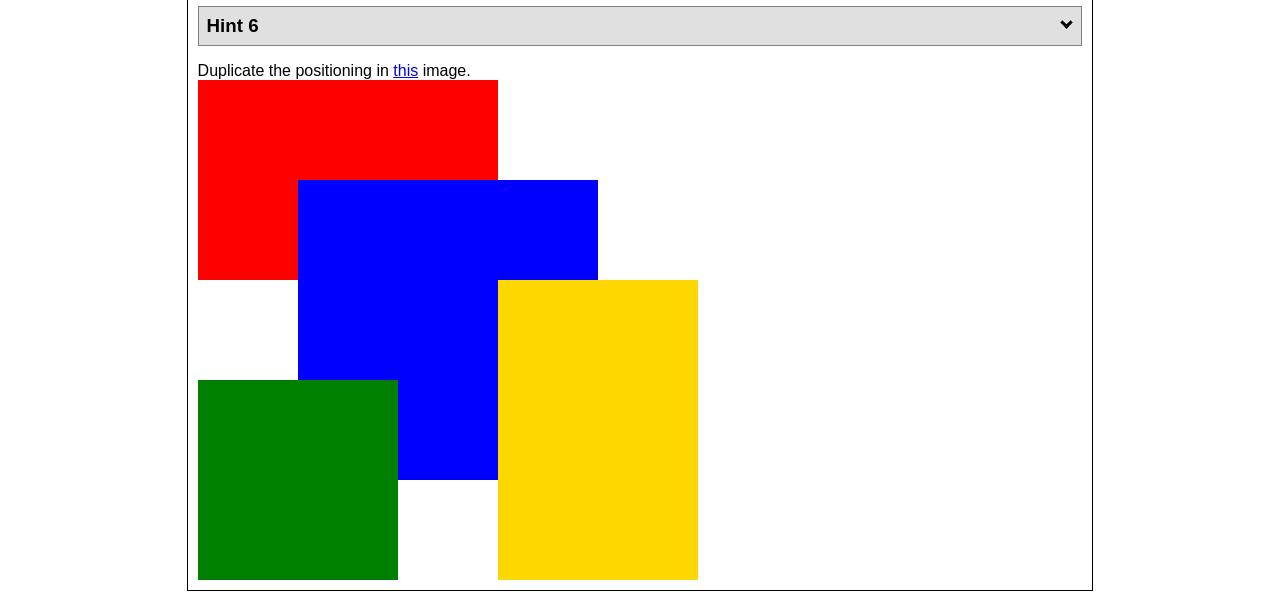
<file: ice/positioning/positioning.html>
<!DOCTYPE html>
<html lang="en">
  <head>
    <!-- HTML - Name: positioning.html -->
    <title>Positioning Activity</title>
    <link rel="stylesheet" type="text/css" href="positionstyles.css" />
  </head>
  <body>
    <div class="activity">
      <h2>WDD 130 positioning exercises</h2>
      For each activity match make the boxes match the image by modifying the stylesheet.</div>
    <div class="activity">
      <h2>Activity 1</h2>
      <section class="hint"><input type="checkbox" ><i></i> <h3>Hint 1</h3><div><p>Use the activity instructions for the firt activity</a></p></div></section>
      <p>Follow the activity instructions to make the boxes match  <a href="images/example1.png" target="_blank">this</a> image.</p>
      <div class="content1" >
        <div class="red1" ></div>
        <div class="green1" ></div>
        <div class="green1" ></div>
        <div class="yellow1"></div>
        <div class="yellow1"></div>
        <div class="blue1"></div>
      </div>
    </div>
    <div class="activity">
      <h2>Activity 2</h2>
      <section class="hint"><input type="checkbox" > <h3>Hint 2</h3><i></i><div>
      <ul>
      <li>grid-template-columns: 50px 50px 50px 50px 50px </li></ul></div></section>
      <p>Overlap and stagger the squares like in <a href="images/example2.png" target="_blank">this</a> image.</p>
      <div class="content2" >
        <div class="red2" ></div>
        <div class="green2" ></div>
        <div class="yellow2"></div>
        <div class="blue2"></div>
      </div>
    </div>
    <div class="activity">
      <h2>Activity 3</h2>
      <section class="hint"><input type="checkbox" > <h3>Hint 3</h3><i></i><div><p>This one is going to be best solved with CSS Grid. Remember to make the boxes the right width first...then start moving them around. </p><h4>Properties used:</h4><ul><li>display:grid;</li><li>grid-template-columns:</li><li>grid-column-gap:</li>
        <li>grid-column:</li>  </ul></div></section>
      Create the 2 column layout like in <a href="images/example3.png" target="_blank">this</a>  image.
      <div class="content3" >
        <div class="red3" ></div>
        <div class="green3" ></div>
        <div class="yellow3"></div>
        <div class="blue3"></div>
      </div>
    </div>
    <div class="activity">
      <h2>Activity 4</h2>
      <section class="hint"><input type="checkbox" > <h3>Hint 4</h3><i></i><div><p>For the others we have been primarily concerned with width. For this one you will need to adjust height as well. </p><h4>Properties used:</h4><ul><li>display:grid;</li><li>grid-template-columns:</li><li>grid-row:</li></ul></div></section>
      Duplicate the positioning in <a href="images/example4.png" target="_blank">this</a> image. 
      <div class="content4" >
        <div class="red4" ></div>
        <div class="green4" ></div>
        <div class="yellow4"></div>
        <div class="blue4"></div>
      </div>
    </div>

    <div class="activity">
      <h2>Activity 5</h2>
      <section class="hint"><input type="checkbox" > <h3>Hint 5</h3><i></i><div><p>Grid is <strong>not</strong> the right way to do this.  In fact there is only one way to really do that...and that is with float. Remember that we float the thing we want the text to wrap around.  Also remember to start by making all the shapes the right size and shape.</p><h4>Properties used:</h4><ul><li>float: left;</li></ul></div></section>
      Wrap the text around the square like in <a href="images/example5.png" target="_blank">this</a> image. This is one case where Grid is NOT the right way to solve this one and will in fact make it harder if you try to use it!
      <div class="content5" >
        <div class="red5" ></div>
        <div class="green5" ></div>
        <div class="yellow5">Step 01: Continue creating the main page for your chosen web site by modifying the CSS file you created in week 9's Adding Classes and IDs to Your Website assignment. This week, you will position all of the content on your main page using the CSS positioning techniques taught in KhanAcademy. When you are done, your webpage layout should reflect what you outlined in the wireframe you designed in the assignment Your Own Site Diagram and Wireframe in week 3. <br />
          If you have changed your mind on how you want the content of your main page laid out, take an opportunity to update your wireframe before completing this assignment (it is much easier to experiment with different layouts in a wireframe than it is to do so by modifying the CSS). Also, if you find that you are having trouble with using CSS positioning, feel free to review the concepts at the learn layout site: http://learnlayout.com/. You should be able to apply these principles to your site. For futher help, refer back to the Max Design site used in the beginning of the course for an example of how to implement your site design.</div>
        <div class="blue5"></div>
      </div>
    </div>
    <div class="activity">
      <h2>Activity 6</h2>
      <section class="hint"><input type="checkbox" > <h3>Hint 6</h3><i></i><div><p>This one is all about visualizing the grid behind the layout. If you are having a hard time doing that first: all the sizes are even multiples of 100, and second here is another example with the lines drawn: <a href="images/example6-hint.png" target="_blank">example 6 with lines</a>. For this one you will find it easiest if you use px for the column width. You can also use <kbd>z-index</kbd> to control the element layering.    </p><h4>Properties used:</h4><ul><li>display:grid;</li><li>grid-template-columns:</li><li>grid-column:</li><li>grid-row:</li><li><a href="https://www.w3schools.com/cssref/pr_pos_z-index.asp" target="_blank">z-index:</a></li></ul></div></section>
      Duplicate the positioning in <a href="images/example6.png" target="_blank">this</a> image.
      <div class="content6" >
        <div class="red6" ></div>
        <div class="green6" ></div>
        <div class="yellow6"></div>
        <div class="blue6"></div>
      </div>
    </div>
  </body>
</html>
</file>
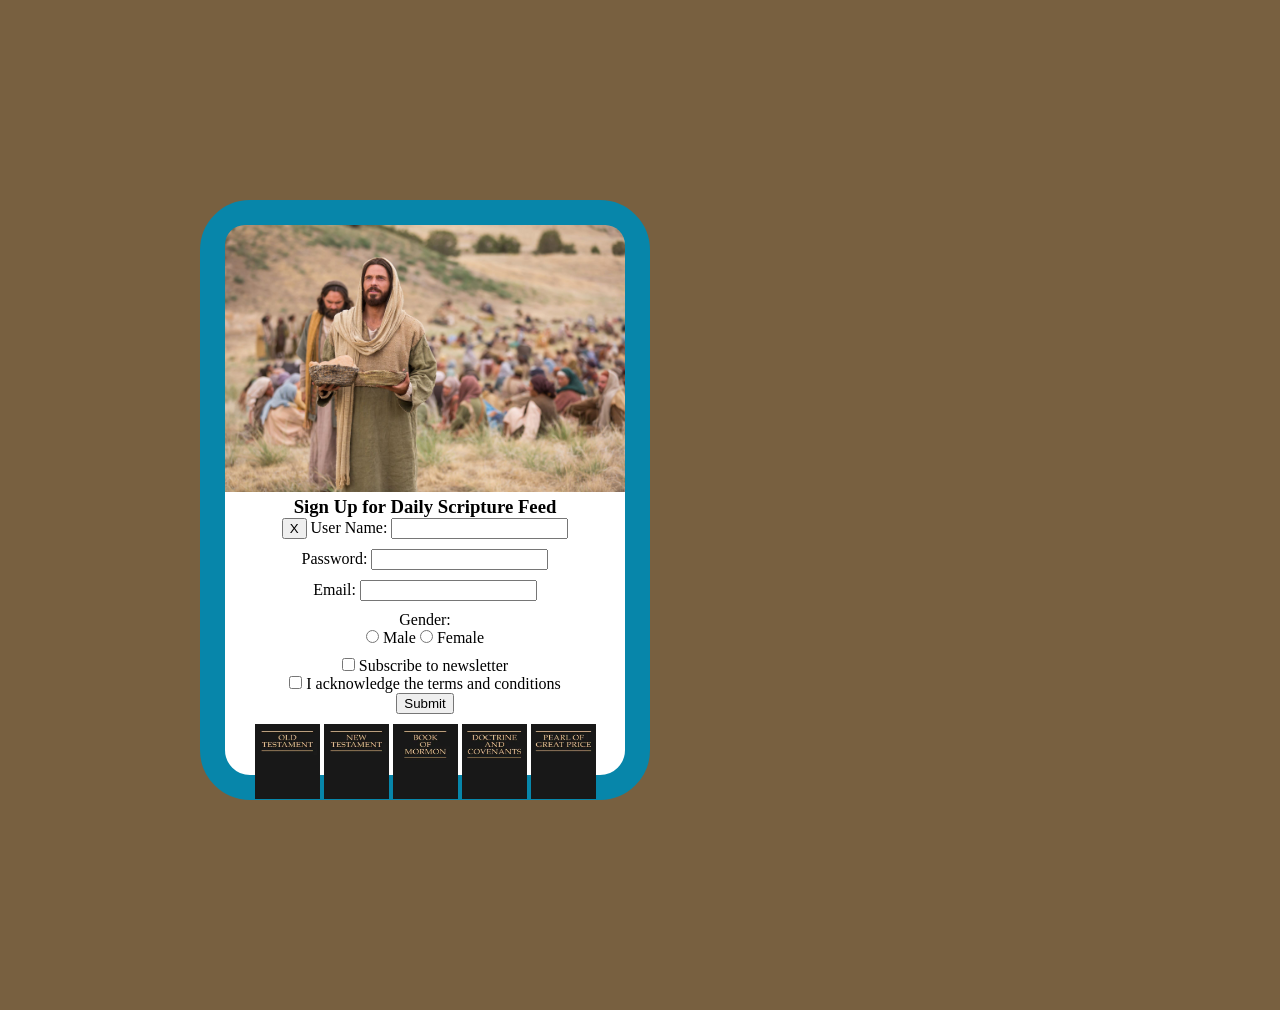
<file: ice/signup/signup.html>
<!DOCTYPE html>
<html lang="en">

<head>
    <meta charset="UTF-8">
    <meta name="viewport" content="width=device-width, initial-scale=1.0">
    <title>Daily Feed Sign Up</title>

    <style>
        * {
            margin: 0;
        }
       
        body {
            background: rgb(120, 96, 64);
        }
        form{
            text-align: center;
        }
        h3{
            text-align: center;
        }
        .christ{
            height: 100%;
            width: 100%;
            border-radius: 20px 20px 0px 0px;
        }
        main{
        border: 25px solid #0786aa;
        color:black;
        border-radius: 50px;
        text-align: center;
        width: 400px;
        height: 550px;
        background-color:white;
        justify-self:center;
        margin: 200px;
        }
        div{
            padding-bottom: 10px;
        }
        .old{
            height: 75px;
            width: 65px;
            
        }
        .new{
            height: 75px;
            width: 65px;
           
        }
        .mormon{
            height: 75px;
            width: 65px;
            
        }
        .doc{
            height: 75px;
            width: 65px;
    
        }
        .price{
            height: 75px;
            width: 65px;
            
        }
    </style>




</head>

<body>
    <main>
    <div id="formContainer">
        <img src="images\jesus_feeds_5000.jpeg" alt="jesus christ" class="christ">
        <h3>Sign Up for Daily Scripture Feed</h3>
     
        <form id="myForm">
        <div>
            <button type="button" id="closeBtn">X</button>
            <label for="username">User Name:</label>
            <input type="text" id="username" name="username" required>
        </div>
        <div>
            <label for="password">Password:</label>
            <input type="password" id="password" name="password" required>
        </div>
        <div>
            <label for="email">Email:</label>
            <input type="email" id="email" name="email" required>
        </div>
            <label>Gender:</label>
            <div>
                <input type="radio" id="male" name="gender" value="male" required>
                <label for="male">Male</label>
                <input type="radio" id="female" name="gender" value="female" required>
                <label for="female">Female</label>
            </div>

            <section>
                <input type="checkbox" id="newsletter" name="newsletter">
                <label for="newsletter">Subscribe to newsletter</label>
            </section>

            <section>
                <input type="checkbox" id="conditions" name="conditions" required>
                <label for="conditions">I acknowledge the terms and conditions</label>
            </section>

            <section>
                <button type="submit">Submit</button>
            </section>
        </form>
    </div>
    <div>
         <img src="images\old_testament.webp" alt="old" class="old">
          <img src="images\new_testament.webp" alt="new" class="new">
           <img src="images\book_of_mormon.webp" alt="book" class="mormon">
            <img src="images\doctrine_and_covenants.webp" alt="doc" class="doc">
             <img src="images\pearl_of_great_price.webp" alt="price" class="price">
    </div>
    </main>
    <div id="output"></div>

    <script>
        // Here is some Javascript to start looking forward to wdd131
        document.getElementById("closeBtn").addEventListener("click", function () {
            document.getElementById("formContainer").style.display = "none";
         });
        const form = document.getElementById('myForm');
        const output = document.getElementById('output');

        form.addEventListener('submit', function (event) {
            event.preventDefault(); // Stop form from actually submitting

            const formData = new FormData(form);
            const entries = [];

            for (const [key, value] of formData.entries()) {
                if (key == "password") {
                    entries.push(`<strong>${key}</strong>: ${value} (you should probably encrypt the password)`);
                } else {
                    entries.push(`<strong>${key}</strong>: ${value}`);
                }
            }

            output.innerHTML = `
            <br>  
            <h3>Here is the data that would be sent to the server:</h3>
            <ul>
                ${entries.map(item => `<li>${item}</li>`).join('')}
            </ul>
            `;
                });
    </script>

</body>

</html>
</file>
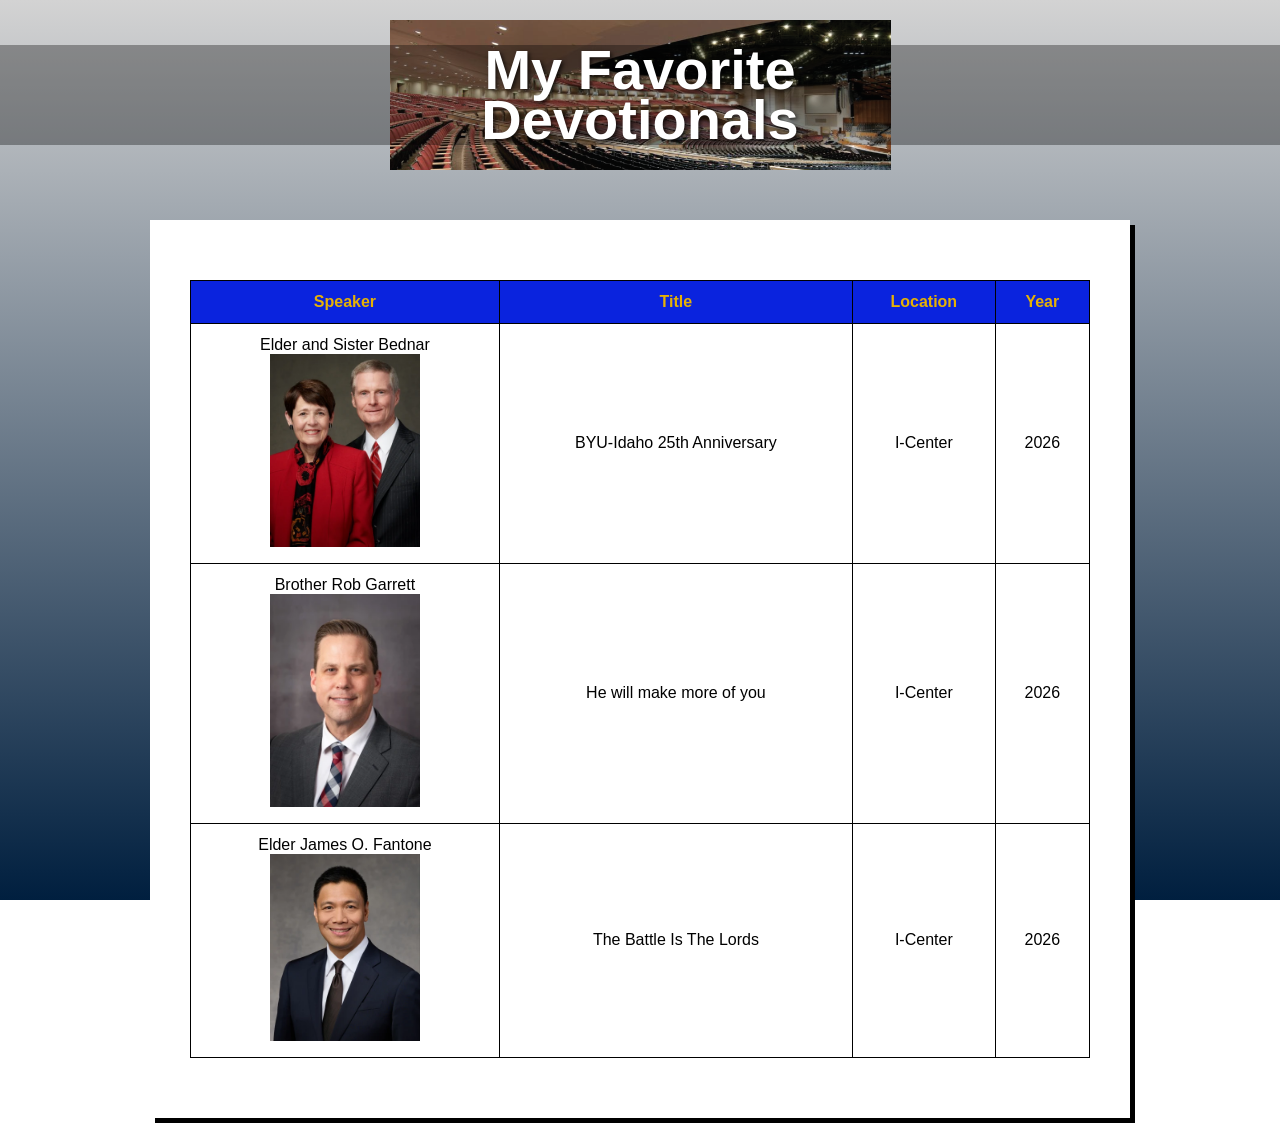
<file: ice/devotional/favorite_devo/favdevo.html>
<!DOCTYPE html>
<html lang="en">
<head>
  <meta charset="UTF-8" />
  <meta name="viewport" content="width=device-width, initial-scale=1.0"/>
  <title>My Favorite Devotionals</title>
  <link rel="stylesheet" href="styles/styles.css" />
</head>
<body>
  <div class="container">
    <header class="header">
      <div class="header-image">
        <h1>My Favorite<br>Devotionals</h1>
      </div>
    </header>
    <main>
      <div class="content-box">
        <!-- Add your devotional content here -->
        <table>
          <tr>
            <th>Speaker</th>
            <th>Title</th>
            <th>Location</th>
            <th>Year</th>
          </tr>
          <tr>
            <td>Elder and Sister Bednar<br> <img src="../favorite_devo/images/bednars.webp" alt="bednars" width="150"> </td>
            <td>BYU-Idaho 25th Anniversary</td>
            <td>I-Center</td>
            <td>2026</td>
          </tr>
          <tr>
            <td>Brother Rob Garrett<br> <img src="..\favorite_devo\images\garrett.webp" alt="garrett" width="150"></td>
            <td>He will make more of you</td>
            <td>I-Center</td>
            <td>2026</td>
          </tr>
          <tr>
            <td>Elder James O. Fantone <br> <img src="..\favorite_devo\images\fantone.webp" alt="fantone" width="150"></td>
            <td>The Battle Is The Lords</td>
            <td>I-Center</td>
            <td>2026</td>
          </tr>
        </table>
      </div>
    </main>
  </div>
</body>
</html>
</file>
<file: index.css>
@import url('https://fonts.googleapis.com/css2?family=Roboto:ital,wght@0,100..900;1,100..900&family=Shadows+Into+Light&display=swap');
@import url('https://fonts.googleapis.com/css2?family=Arizonia&family=Dancing+Script:wght@400..700&display=swap');
@import url('https://fonts.googleapis.com/css2?family=Dancing+Script:wght@400..700&display=swap');

h1{
    text-align: center;
    color:#80deea;
}
h2{
    text-align: center;
    color:#80deea;
}
h3{
    text-align: center;
    color:#80deea;
}
body{
    background-color: #0b0ba7;
}
a:link{
    color: #ffd700;
}
a:visited{
    color: #d8b4fe
}
nav ul {
  display: flex;
  gap: 1rem;
  list-style: none;
  padding: 0;
  margin: 0;
  justify-content: center;
  font-size: 25px;
}
footer{
    color:#ffd966;
}
a {
  display: block;
  text-align: center;
  font-size: 25px;
}
</file>
<file: wwr/styles/style.css>
@import url('https://fonts.googleapis.com/css2?family=Roboto:ital,wght@0,100..900;1,100..900&family=Shadows+Into+Light&display=swap');
div {
	max-width: 1600px;
	margin: 0 auto;
	text-align: center;
}

nav a {
	text-align: center;
}

#hero-msg h1,
#hero-msg h4 {
	text-align: center;
}

.button-box {
	text-align: center;
}

main section {
	text-align: center;
}
#background {
    height: 725px;
}
body {
    background-color: #d0db97;
    font-family: Raleway, Arial, sans-serif;
    font-size: 22px;
    margin: 0;
    padding: 0;
}
h2 {
    margin: 0;
}
header {
    background-color:rgba(20,30,13, .7);
}
nav a:hover {
    background-color: black;
    color: #d9c2a3
}
.icon {
    width: 80px;
}
nav a {
    text-decoration: none;
    color: #fcfbfb;
    text-align: center;
    padding: 35px;
} 
footer p {
    font-size: 1.2em;
}    
footer p a:hover {
    text-decoration: underline;
} 
.home-title {
    font-family: "Shadows into Light", cursive;
    font-size: 2em;
}
.msg {
  background-color: #6f7364;
  line-height: 1.5em;
}
.book, .join {
    background-color: #d0db97;
    color: black;
    text-decoration: none;
    font-size: 18px;
    padding: 10px 25px;
    margin-top: 50px;
    border-radius: 5px;
}
.card-img {
    border: 10px solid #d9c2a3;
}
main section img {
    box-sizing: border-box;
}
</file>
<file: ice/halloween/styles/styles.css>
/* Add your CSS here to style your halloween page */
body {
  margin: 0;
  height: 100%;
  font-family: Arial, sans-serif;
  background: linear-gradient(to bottom, #eda405, #6a0202);
  background-repeat: no-repeat; /* Just in case */
  background-attachment: fixed;
}

.container {
  text-align: center;
}

.header {
  padding: 20px 0;
}

ul{
    text-align: center;
    font-size: 20px;
    list-style-type: none;
}
h1{
    text-align: center;
    font-size: 50px;
}
</file>
<file: ice/oaks.css>
h1{
color:#FFFfFE;
font-family: 'Helvetica', sans-serif;
}
body{
background-color:#FFECD7;
}
main{
    border: 4px solid #004E63;
    color:#008DB1;
    border:#004E63 px solid;
    border-radius: 25px;
    text-align: center;
    padding: 20px;
    margin: max(600px, 20px);
    background-color:#15a6ce;
    
}
a{
    color:#91e4fb;
    font-family: 'Helvetica', sans-serif;
}
li{
    color:#f1f2f3;
    font-family: 'Helvetica', sans-serif;
}
h4{
    color:#ffd783;
    font-family: 'Brush Script MT', cursive;
}
</file>
<file: wwr/styles/site-plan-refting.css>
/* if you are using any Google fonts change the font names below to your fonts. 
Any spaces in your font name should be replaced with a +. 
Fonts are separated by a & */
@import url('https://fonts.googleapis.com/css2?family=IM+Fell+French+Canon&family=Lato:ital,wght@0,400;0,700;1,400&display=swap');
@import url('https://fonts.googleapis.com/css2?family=Roboto:ital,wght@0,100..900;1,100..900&family=Shadows+Into+Light&display=swap');
:root {
  /* change the values below to your colors from your palette */
  --primary-color: #3A7D44   ;
  --secondary-color: #254D32 ;
  --accent1-color: #181D27;
  --accent2-color: #69b578;

  /* change the values below to your chosen font(s) */
  --heading-font: "IM Fell French Canon" "Sofia";
  --paragraph-font: "Shadows into Light"; 

  /* these colors below should be chosen from among your palette colors above */
  --headline-color-on-white: #254D44;  /* headlines on a white background */ 
  --headline-color-on-color: #3a7d44; /* headlines on a colored background */ 
  --paragraph-color-on-white: #3a7d44; /* paragraph text on a white background */ 
  --paragraph-color-on-color: white; /* paragraph text on a colored background */ 
  --paragraph-background-color: #D0DB97  ;
  --nav-link-color: #69B578;
  --nav-background-color: #254D32;
  --nav-hover-link-color: white;
  --nav-hover-background-color: #396E94;
}


/*  Look around below...but DON'T CHANGE ANYTHING! */

body {
  max-width: 960px;
  margin: 0 auto;
  padding: 4em;
  font-size: 18px;
  text-align: center;
}
img {
  display: block;
  margin: 0 auto;
  max-width: 300px;
}
h1, h2, h3, h4, h5, h6 {
  font-family: var(--heading-font);
  color: var(--headline-color-on-white);
}
h2 {
  text-align: center;
}
hr {
  height: 3px;
  margin: 35px 0;
  background: var(--accent1-color);
}
header {
  padding: 1em;
  text-align: center;
  color: var(--headline-color-on-color);
  background-color: var(--paragraph-background-color);
}
header > h1, header > h2 {
  color: var(--headline-color-on-color);
}
p {
  font-family: var(--paragraph-font);
  color: var(--paragraph-color-on-white);
  padding: 1em;
}
.colors {
  width: 100%;
  min-width: 350px;
  margin: 30px auto;
  text-align: center;
}
.colors th {
  background-color: #999;
}
.colors td{
  width: 25%;
  height: 3em;
}
.primary {
  background-color: var(--primary-color);
}
.secondary {
  background-color: var(--secondary-color);
}
.accent1 {
  background-color: var(--accent1-color);
}
.accent2{
  background-color: var(--accent2-color);
}
p.colored {
  background-color: var(--paragraph-background-color);
  color: var(--paragraph-color-on-color);
}
nav {
  background-color: var(--nav-background-color);
  line-height: 3em;
  text-align: center;
  font-size: 1.2em;
}
nav  {
  list-style-type: none;
  display: flex;
}
nav a {
  padding:1em;
  min-width: 120px;
  text-decoration: none;
  padding: 10px;
}
nav a:link, nav a:visited {
  color: var(--nav-link-color);
}
nav a:hover {
  color: var(--nav-hover-link-color);
  background-color: var(--nav-hover-background-color);
}
.sitemap {
  display: grid;
  justify-content: center;

  grid-template-columns: repeat(6, 15%);
  grid-template-rows: 3em 1.5em 1.5em 3em;
  grid-template-areas: ". . home home . ."
    ". . . top . ."
    ". left left right right ."
    "page2 page2 . . page3 page3";
}
.sitemap > div {
  text-align: center;
}
.sm-home {
  grid-area: home;
  background-color: #ccc;
  line-height: 3em;
}
.sm-page2 {
  grid-area: page2;
  background-color: #ccc;
  line-height: 3em;
}
.sm-page3 {
  grid-area: page3;
  background-color: #ccc;
  line-height: 3em;
}
.top {
  grid-area: top;
  border-left: 1px solid;
}
.left {
  grid-area: left;
  border-top: 1px solid;
  border-left: 1px solid;
}
.right {
  grid-area: right;
  border-top: 1px solid;
  border-right: 1px solid;
}
</file>
<file: ice/positioning/positionstyles.css>
/* CSS - Name: "positionstyles.css" */
/* Activity 1 styles */
.content1 {
  /* This is the parent of the activity 1 boxes. */
  display: grid;
    grid-template-columns: 1fr 1fr;
     justify-items: center;
     gap: 20px;
}
.red1 { 
  width: 100%; 
  height: 100px; 
  background-color: red; 
  grid-column: 1/3;

} 
.green1 {
  width: 200px; 
  height: 200px; 
  background-color: green; 

} 
.yellow1 {
  width: 200px; 
  height: 200px; 
  background-color: gold; 
} 
.blue1 {
  width: 100%; 
  height: 100px; 
  background-color: blue; 
  grid-column: 1/3;
} 
/* Activity 2 styles */ 
.content2 {
  /* This is the parent of the activity 2 boxes. */
  display: grid;
  grid-template-columns: 50px 50px 50px 50px 50px;
  
}
.red2 {
  width: 100px; 
  height: 100px; 
  background-color: red; 
  grid-row:1/3;
  grid-column:1/3;
} 
.green2 { 
  width: 100px; 
  height: 100px; 
  background-color: green; 
  grid-row:2/4;
  grid-column:2/4;
} 
.yellow2 {
  width: 100px; 
  height: 100px; 
  background-color: gold; 
  grid-row:3/5;
  grid-column:3/5;
} 
.blue2 {
  width: 100px; 
  height: 100px; 
  background-color: blue; 
  grid-row:4/6;
  grid-column:4/6;
} 
/* Activity 3 styles */ 
.content3 {
  /* This is the parent of the activity 3 boxes. */
  display: grid;
  grid-template-columns: 1fr 50px 1fr;
}
.red3 {
  width: 100%; 
  height: 75px; 
  background-color: red; 
  grid-column:1/4;
  
} 
.green3 {
  width: 100%; 
  height: 150px; 
  background-color: green;
  grid-row: 2/2;
  grid-column: 1/1;
} 
.yellow3 {
  width: 100%; 
  height: 150px; 
  background-color: gold; 
  grid-row: 2/2;
  grid-column:3/3;
} 
.blue3 {
  width: 100%;
  height: 75px; 
  background-color: blue; 
  grid-row: 3/3;
  grid-column:1/4;
  
} 
/* Activity 4 styles */ 
.content4 {
  /* This is the parent of the activity 4 boxes. */
  height: 400px;
  display: grid;
  grid-template-columns: 1fr 1fr;
}
.red4 {
  width: 100%; 
  height: 100%; 
  background-color: red; 
  grid-column:1/1;
  grid-row:1/4;
} 
.green4 {
  width: 100%; 
  height: 100%; 
  background-color: green; 
    grid-column:2/2;
} 
.yellow4 {
  width: 100%; 
  height: 100%; 
  background-color: gold; 
    grid-column:2/2;
} 
.blue4 {
  width: 100%; 
  height: 100%; 
  background-color: blue; 
    grid-column:2/2;
} 
/* Activity 5 styles */ 
.content5 {
  /* This is the parent of the activity 5 boxes. */
  height: 400px;
}
.red5 { 
  width: 100%; 
  height: 100px; 
  background-color: red; 
} 
.green5 { 
  width: 200px; 
  height: 200px; 
  background-color: green; 
  float: left;
  margin: 0 25px 25px 0;

} 
.yellow5 {
  width: 100%; 
  height: 100%; 
  background-color: gold; 

} 
.blue5 {
  width: 100%; 
  height: 100px; 
  background-color: blue; 
} 
/* Activity 6 styles */ 
.content6 {
  /* This is the parent of the activity 6 boxes. */
  display: grid;
  grid-template-columns: 1fr 1fr 1fr 1fr 1fr;
  height: 500px;
  width:500px;
}
.red6 {
  width: 100%; 
  height: 100%; 
  background-color: red; 
  grid-column: 1/4;
  grid-row:1/3
} 
.green6 {
  width: 100%; 
  height: 100%; 
  background-color: green; 
  grid-row:4/6;
  grid-column: 1/3;
  z-index: 10;
} 
.yellow6 {
  width: 100%; 
  height: 100%; 
  background-color: gold; 
  justify-self: end;
  align-self: flex-end;
  grid-row: 3/6;
  grid-column: 4/6;
  z-index: 10;
} 
.blue6 {
  width: 100%; 
  height: 100%; 
  background-color: blue; 
  justify-self: center;
  align-self: center;
  grid-column: 2/5;
  grid-row:2/5;
} 


/* Do not make any changes below here */
.activity {
  width: 70%; 
  margin: 20px auto; 
  font-family: Arial, sans-serif; 
  border: 1px solid black; 
  padding: 10px; 
  clear:both; 
  overflow: auto;
} 

.hint {
  border: 1px solid grey;
  background: #e0e0e0;
  padding: .5em;
  position: relative;
  margin: 1em 0;
}
.hint h3 {
  margin: 0;
}
.hint:hover {
  background: #d0d0d0;
}
.hint > div {
  display: none;
}

.hint input[type=checkbox] {
  position: absolute;
  width: 100%;
  height: 100%;
  opacity: 0;
  z-index: 1;
  cursor: pointer;
}

.hint input[type=checkbox]:checked ~ div {
  display: block;
}

.hint i {
  position: absolute;
  transform: translate(-6px, 0);
  margin-top: 16px;
  right: 10px;
  top: -3px;
}
.hint i:before, .hint i:after {
  content: "";
  position: absolute;
  background-color: black;
  width: 3px;
  height: 9px;
}
.hint i:before {
  transform: translate(2px, 0) rotate(45deg);
}
.hint i:after {
  transform: translate(-2px, 0) rotate(-45deg);
}

.hint input[type=checkbox]:checked ~ i:before {
  transform: translate(-2px, 0) rotate(45deg);
}
.hint input[type=checkbox]:checked ~ i:after {
  transform: translate(2px, 0) rotate(-45deg);
}
.hint a {
  position: relative;
  z-index: 1;
}
</file>
<file: ice/devotional/favorite_devo/styles/styles.css>
body {
  margin: 0;
  height: 100%;
  font-family: Arial, sans-serif;
  background: linear-gradient(to bottom, #d3d3d3, #001f3f);
  background-repeat: no-repeat; /* Just in case */
  background-attachment: fixed;
}

.container {
  text-align: center;
}

.header {
  padding: 20px 0;
}

.header-image {
  background-image: url('../images/icenter.png'); /* Replace with your image */
  background-repeat: no-repeat;
  background-position: center;
  height: 150px;
  display: flex;
  flex-direction: column;
  justify-content: center;
  color: white;

}

.header-image h1 {
  margin: 0;
  line-height: 0.9;
    font-size: 3.5em;
  font-weight: bold;
  text-shadow: 2px 2px 4px rgba(0, 0, 0, 0.7);
  background: #00000055;
}

.content-box {
  background-color: white;
  margin: 30px auto;
  width: 90%;
  max-width: 900px;
  padding: 40px;
  box-shadow: 5px 5px 0px black;
  min-height: 400px;
}


table {
  width: 100%;
  border-collapse: collapse;
  margin: 20px 0;
}

th, td {
  border: 1px solid black;
  padding: 12px;
  text-align: center;
}

th {
  background-color: #0a23de;
  color: #e6b105;
}
</file>
